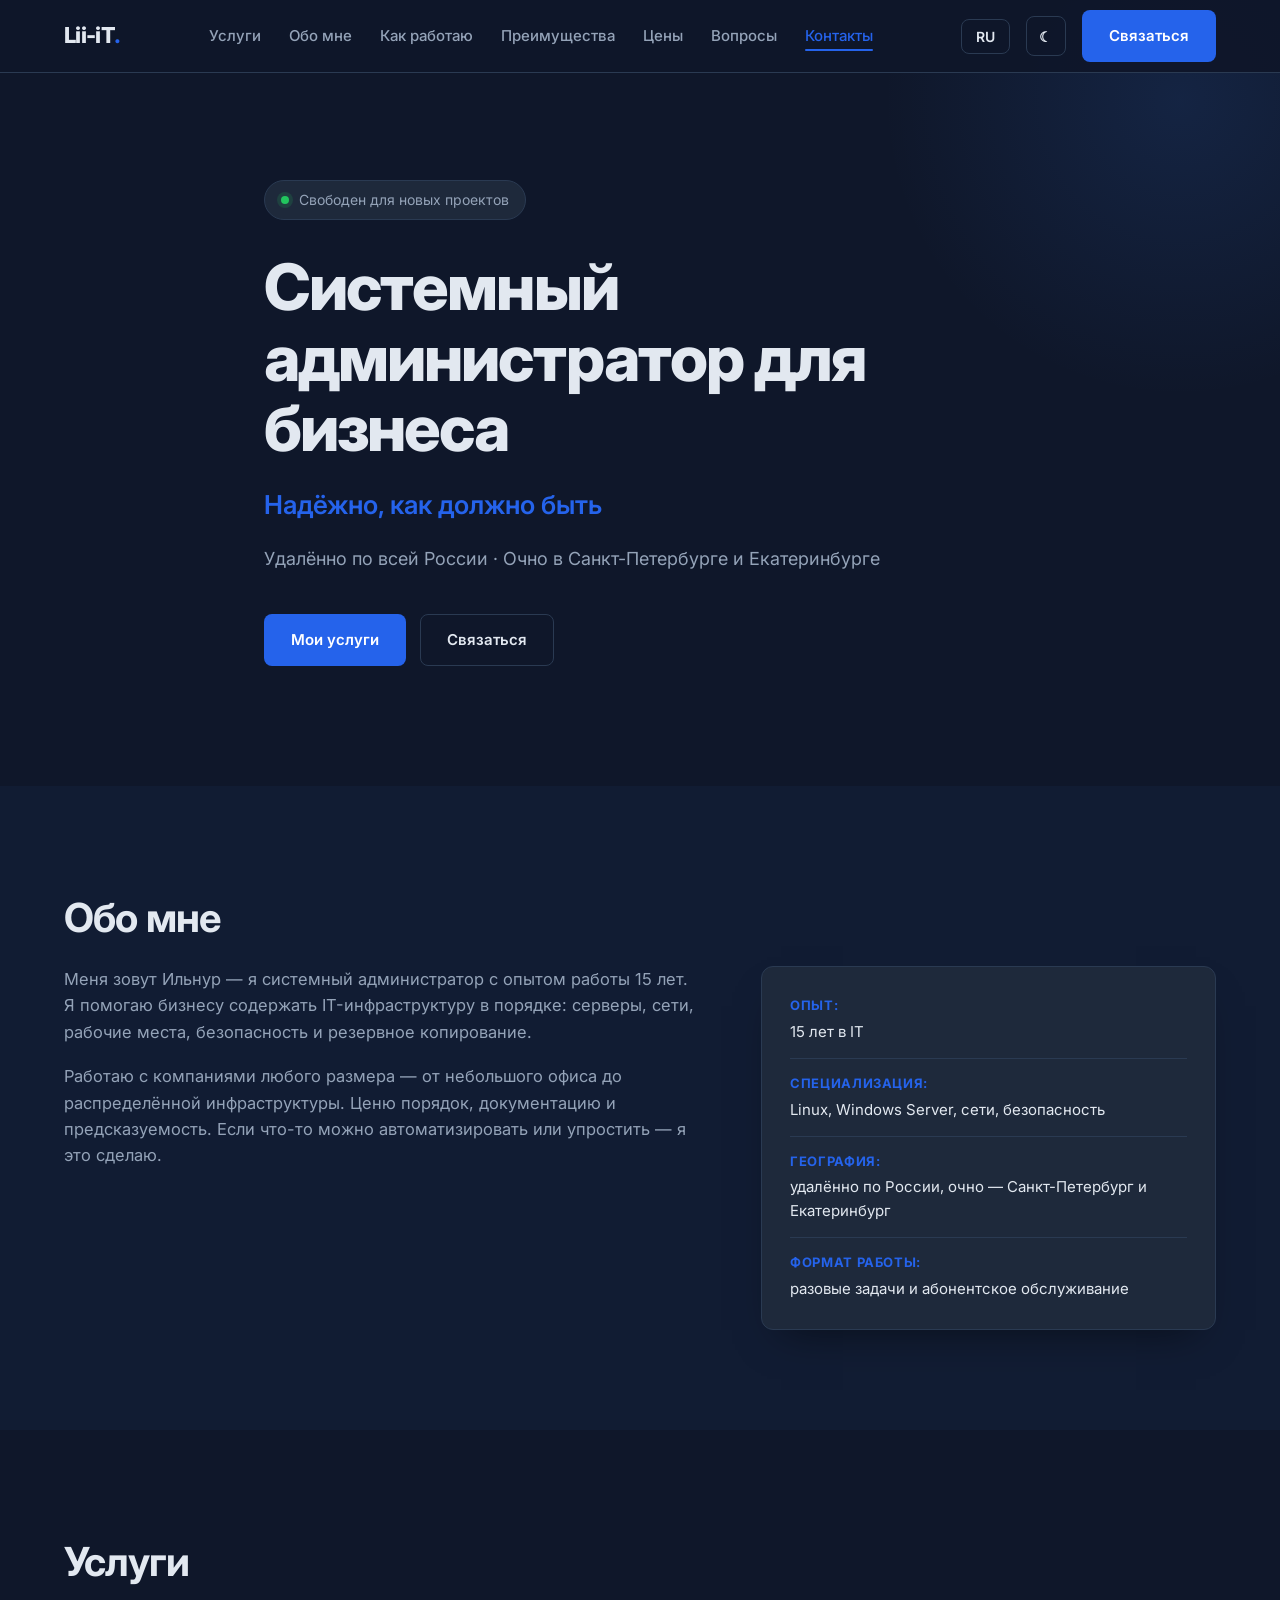
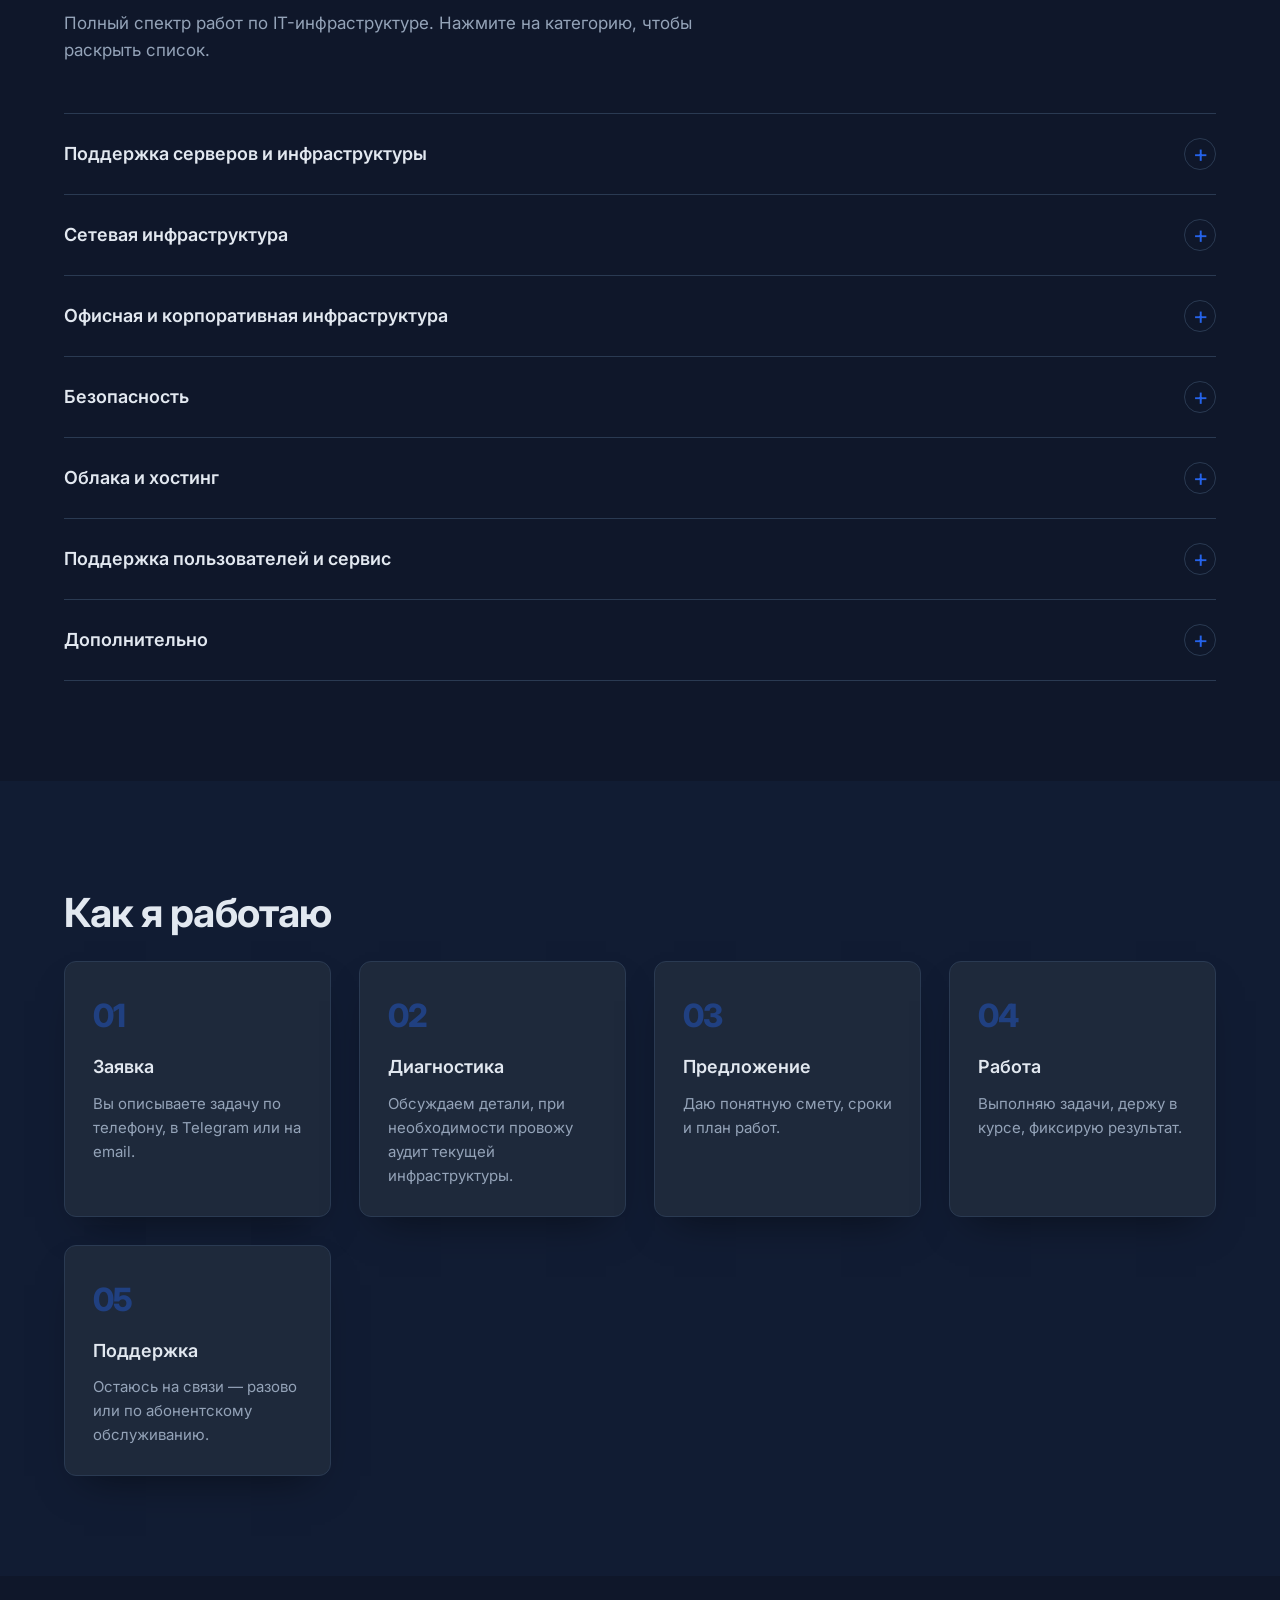
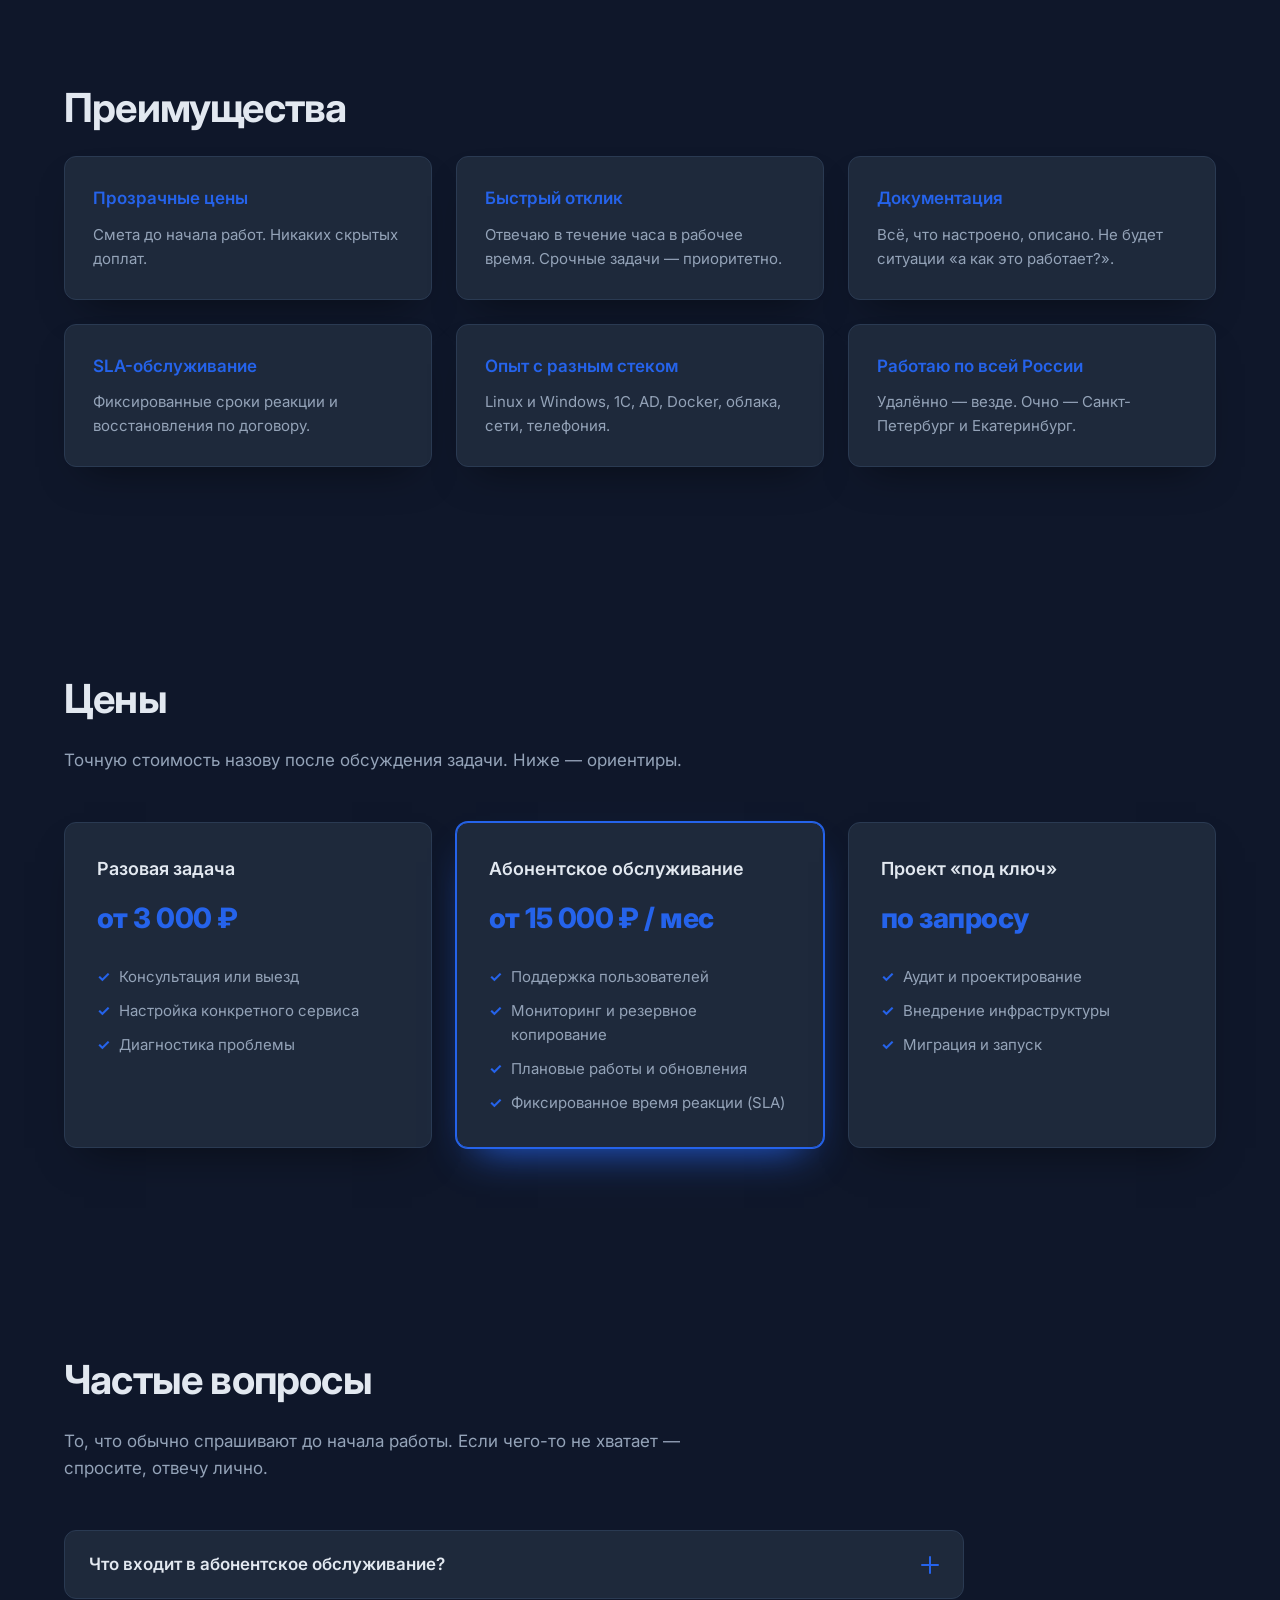
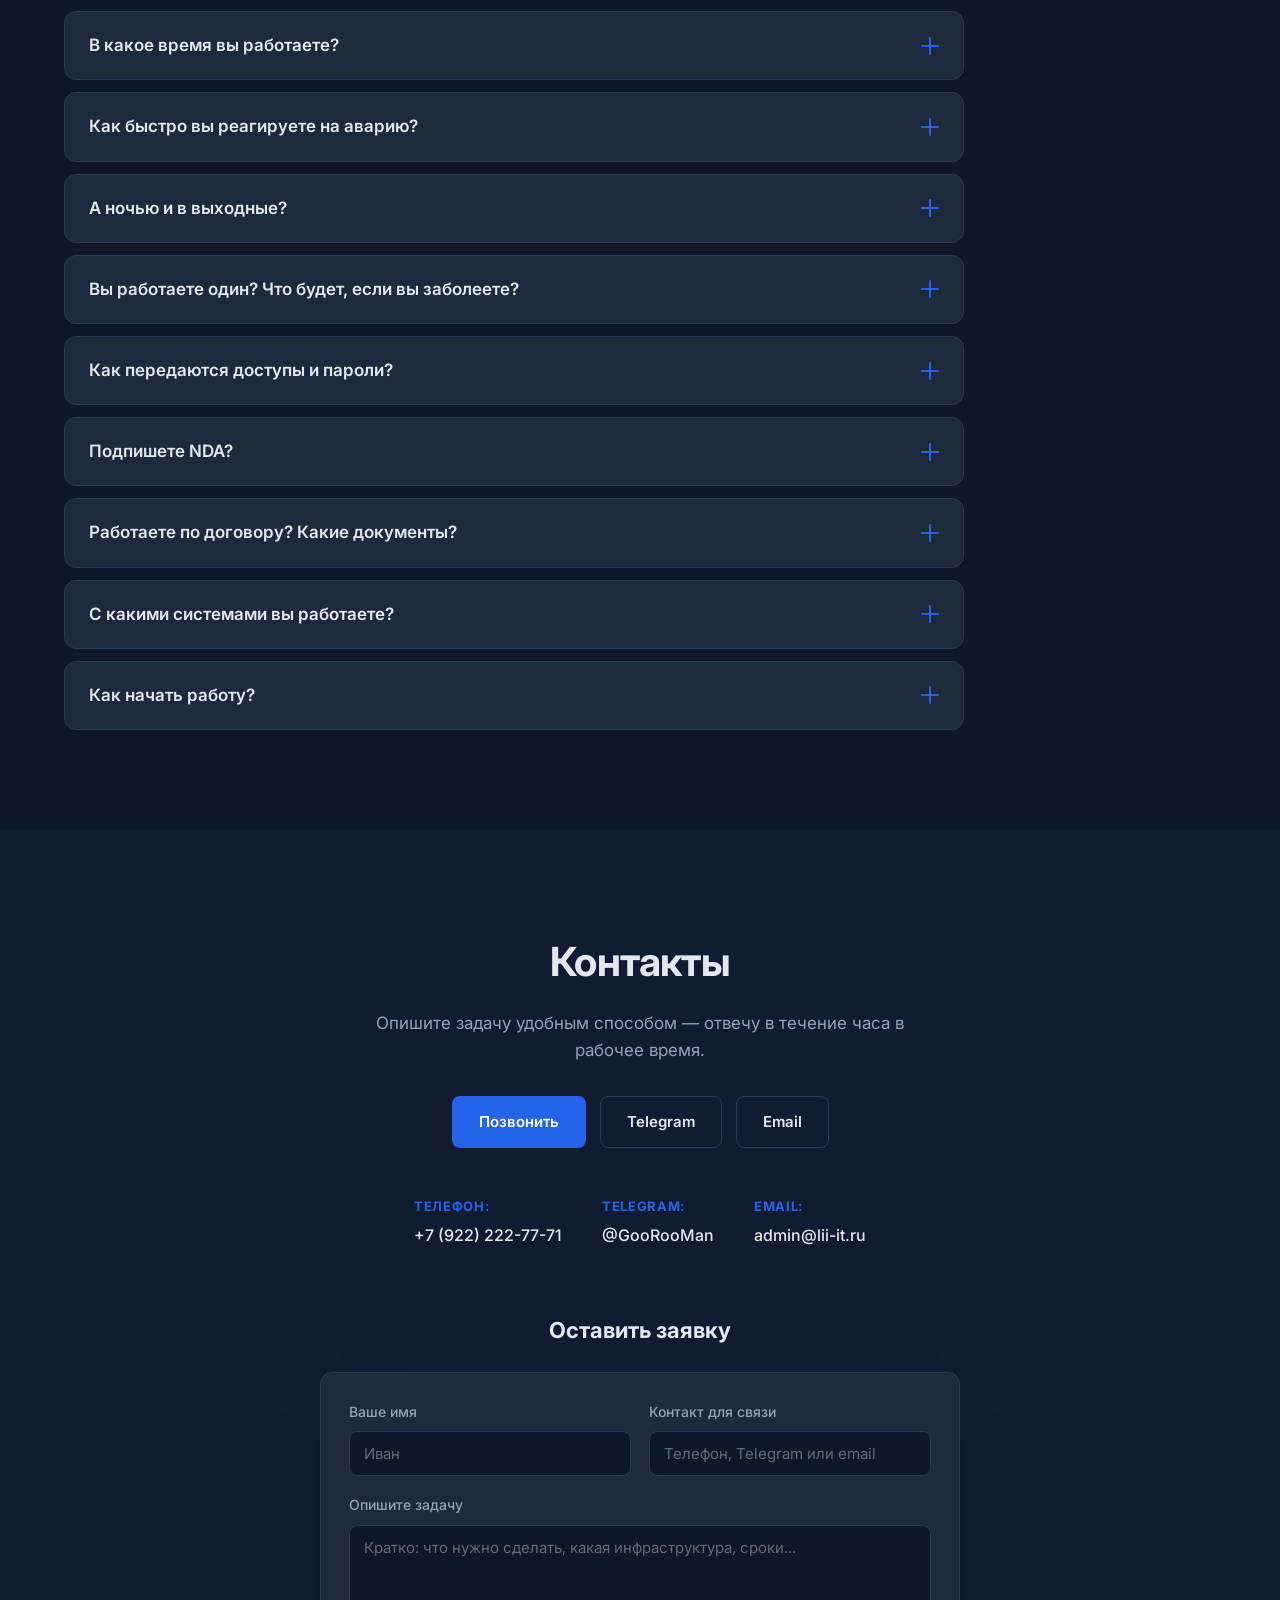
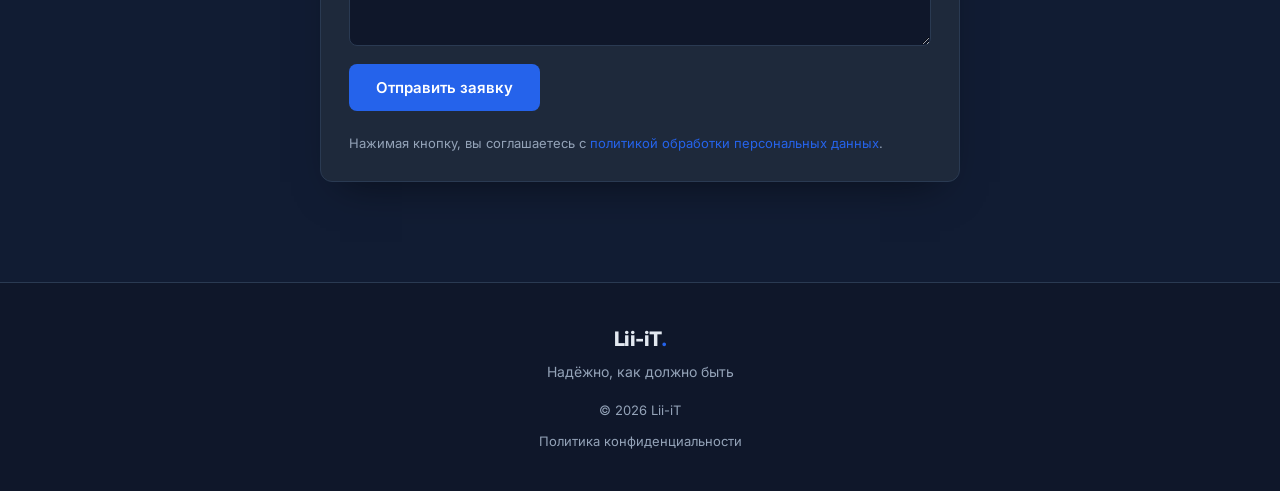
<file: index.html>
<!DOCTYPE html>
<html lang="ru">
<head>
    <meta charset="UTF-8">
    <meta name="viewport" content="width=device-width, initial-scale=1.0">
    <title>Lii-iT — Системный администратор | Надёжно, как должно быть</title>
    <link rel="icon" href="/favicon.ico" sizes="any">
    <link rel="icon" type="image/svg+xml" href="img/favicon.svg">
    <link rel="icon" type="image/png" sizes="32x32" href="/img/favicon-32.png">
    <link rel="apple-touch-icon" href="/img/apple-touch-icon.png">
    <meta name="description" content="Системный администратор для бизнеса. Удалённо по всей России, очно в Санкт-Петербурге и Екатеринбурге. Серверы, сети, безопасность, поддержка.">
    <link rel="canonical" href="https://lii-it.ru/">
    <meta name="theme-color" content="#0f172a" media="(prefers-color-scheme: dark)">
    <meta name="theme-color" content="#f1f5f9" media="(prefers-color-scheme: light)">
    <meta name="format-detection" content="telephone=no">

    <!-- Open Graph -->
    <meta property="og:type" content="website">
    <meta property="og:title" content="Lii-iT — Системный администратор для бизнеса">
    <meta property="og:description" content="Удалённо по всей России. Очно в Санкт-Петербурге и Екатеринбурге. Серверы, сети, безопасность, поддержка.">
    <meta property="og:image" content="https://lii-it.ru/img/og-image.png">
    <meta property="og:url" content="https://lii-it.ru/">
    <meta property="og:site_name" content="Lii-iT">
    <meta property="og:locale" content="ru_RU">
    <meta property="og:image:width" content="1200">
    <meta property="og:image:height" content="630">
    <meta property="og:image:alt" content="Lii-iT — системный администратор для бизнеса">

    <!-- Twitter Card -->
    <meta name="twitter:card" content="summary_large_image">
    <meta name="twitter:title" content="Lii-iT — Системный администратор для бизнеса">
    <meta name="twitter:description" content="Удалённо по всей России. Очно в Санкт-Петербурге и Екатеринбурге.">
    <meta name="twitter:image" content="https://lii-it.ru/img/og-image.png">

    <!-- Schema.org -->
    <script type="application/ld+json">
    {
      "@context": "https://schema.org",
      "@type": "ProfessionalService",
      "name": "Lii-iT",
      "description": "Системный администратор для бизнеса. Удалённо по всей России, очно в Санкт-Петербурге и Екатеринбурге.",
      "url": "https://lii-it.ru",
      "telephone": "+7-922-222-77-71",
      "email": "admin@lii-it.ru",
      "image": "https://lii-it.ru/img/og-image.png",
      "areaServed": [
        { "@type": "Country", "name": "Россия" },
        { "@type": "City", "name": "Санкт-Петербург" },
        { "@type": "City", "name": "Екатеринбург" }
      ],
      "serviceType": [
        "Системное администрирование",
        "Поддержка серверов",
        "Сетевая инфраструктура",
        "Информационная безопасность",
        "Абонентское обслуживание IT"
      ],
      "founder": {
        "@type": "Person",
        "name": "Ильнур"
      },
      "priceRange": "от 3 000 ₽"
    }
    </script>

    <script type="application/ld+json">
{
  "@context": "https://schema.org",
  "@type": "FAQPage",
  "mainEntity": [
    {
      "@type": "Question",
      "name": "Что входит в абонентское обслуживание?",
      "acceptedAnswer": {
        "@type": "Answer",
        "text": "Обработка заявок пользователей, мониторинг серверов и сервисов, резервное копирование с проверкой восстановления, обновления и плановые работы, консультации и ведение документации — всё, что относится к текущей работе инфраструктуры. Проектные задачи (миграции, внедрения, настройка нового оборудования) считаются отдельно, со сметой до начала работ."
      }
    },
    {
      "@type": "Question",
      "name": "В какое время вы работаете?",
      "acceptedAnswer": {
        "@type": "Answer",
        "text": "Стандартный рабочий день — понедельник–пятница, 8 часов. Я постоянно за компьютером и на телефоне: обычно отвечаю в течение 15 минут, гарантированный срок реакции по договору — один час. Если ситуация требует, остаюсь и после рабочего дня."
      }
    },
    {
      "@type": "Question",
      "name": "Как быстро вы реагируете на аварию?",
      "acceptedAnswer": {
        "@type": "Answer",
        "text": "Реакция — в течение часа в рабочее время, обычно быстрее. Восстановление зависит от причины: типовые сбои закрываются за один-четыре часа, сложные — по плану, срок которого я называю в тот же день. Если причина на стороне провайдера, вендора или облака, я беру коммуникацию с ними на себя."
      }
    },
    {
      "@type": "Question",
      "name": "А ночью и в выходные?",
      "acceptedAnswer": {
        "@type": "Answer",
        "text": "Круглосуточного дежурства нет — и я не делаю вид, что есть. Для аварий, которые останавливают бизнес, мы до начала работ договариваемся о канале связи и порядке эскалации: кому звонить, при каких условиях и что считается критичным."
      }
    },
    {
      "@type": "Question",
      "name": "Вы работаете один? Что будет, если вы заболеете?",
      "acceptedAnswer": {
        "@type": "Answer",
        "text": "Основную работу веду сам: удалённые задачи закрываю один. Для очных задач в Екатеринбурге работаю в паре с коллегой — он выезжает на место, когда нужны руки: заменить оборудование, проложить кабель, забрать сервер. Если в Екатеринбурге появляется клиент на абонентское обслуживание, обслуживаем его вдвоём. О плановом отсутствии предупреждаю заранее, а документация и доступы всегда остаются у вас — при необходимости инфраструктуру поднимет другой специалист по моим записям."
      }
    },
    {
      "@type": "Question",
      "name": "Как передаются доступы и пароли?",
      "acceptedAnswer": {
        "@type": "Answer",
        "text": "Вы заводите для меня отдельные учётные записи, а не даёте свой личный пароль. Пароли храню в менеджере паролей, не в файле на рабочем столе. Владелец доступов — вы: мои учётки можно отозвать в любой момент, и это ничего не сломает, потому что инфраструктура не завязана на мои личные аккаунты."
      }
    },
    {
      "@type": "Question",
      "name": "Подпишете NDA?",
      "acceptedAnswer": {
        "@type": "Answer",
        "text": "Да. Подпишу соглашение о конфиденциальности до того, как вы покажете схему сети — доступ к инфраструктуре это доступ к бизнесу."
      }
    },
    {
      "@type": "Question",
      "name": "Работаете по договору? Какие документы?",
      "acceptedAnswer": {
        "@type": "Answer",
        "text": "Да, по договору оказания услуг. Я самозанятый: после оплаты присылаю чек из приложения «Мой налог» — для бухгалтерии этого достаточно. Акт или счёт на оплату подготовлю, если они нужны."
      }
    },
    {
      "@type": "Question",
      "name": "С какими системами вы работаете?",
      "acceptedAnswer": {
        "@type": "Answer",
        "text": "Linux и Windows Server, Active Directory, серверы 1С, виртуализация (Proxmox, VMware, Hyper-V), Docker, сети (MikroTik, pfSense, VLAN, VPN), веб-серверы и СУБД, облака (Yandex Cloud, Selectel), IP-телефония. За то, чего не знаю, не берусь — скажу сразу, а не буду учиться за ваш счёт."
      }
    },
    {
      "@type": "Question",
      "name": "Как начать работу?",
      "acceptedAnswer": {
        "@type": "Answer",
        "text": "Заявка через форму, Telegram или телефон. Дальше короткий разговор: что за инфраструктура, что болит, какие сроки. При необходимости — аудит. Затем смета и план работ. Начинаю только после согласования."
      }
    }
  ]
}
    </script>

    <!-- Шрифт Inter -->
    <link rel="preconnect" href="https://fonts.googleapis.com">
    <link rel="preconnect" href="https://fonts.gstatic.com" crossorigin>
    <link href="https://fonts.googleapis.com/css2?family=Inter:wght@400;500;600;700;800&display=swap" rel="stylesheet">

    <link rel="stylesheet" href="css/style.css">

    <!-- Google Analytics 4 -->
    <script async src="https://www.googletagmanager.com/gtag/js?id=G-1JV9PR48VW"></script>
    <script>
      window.dataLayer = window.dataLayer || [];
      function gtag(){dataLayer.push(arguments);}
      gtag('js', new Date());
      gtag('config', 'G-1JV9PR48VW');
    </script>

    <!-- Yandex.Metrika counter -->
    <script type="text/javascript">
        (function(m,e,t,r,i,k,a){
            m[i]=m[i]||function(){(m[i].a=m[i].a||[]).push(arguments)};
            m[i].l=1*new Date();
            for (var j = 0; j < document.scripts.length; j++) {if (document.scripts[j].src === r) { return; }}
            k=e.createElement(t),a=e.getElementsByTagName(t)[0],k.async=1,k.src=r,a.parentNode.insertBefore(k,a)
        })(window, document,'script','https://mc.yandex.ru/metrika/tag.js?id=113155355', 'ym');

        ym(113155355, 'init', {ssr:true, webvisor:true, clickmap:true, ecommerce:"dataLayer", referrer: document.referrer, url: location.href, accurateTrackBounce:true, trackLinks:true});
    </script>
    <noscript><div><img src="https://mc.yandex.ru/watch/113155355" style="position:absolute; left:-9999px;" alt="" /></div></noscript>
    <!-- /Yandex.Metrika counter -->
</head>
<body>

    <!-- ============================================
         1. HEADER
    ============================================= -->
    <header class="header">
        <div class="container header__inner">
            <a href="#" class="logo">
                <span class="logo__text">Lii-iT</span>
            </a>

            <nav class="nav" id="nav">
                <ul class="nav__list">
                    <li><a href="#services" data-ru="Услуги" data-en="Services">Услуги</a></li>
                    <li><a href="#about" data-ru="Обо мне" data-en="About">Обо мне</a></li>
                    <li><a href="#process" data-ru="Как работаю" data-en="Process">Как работаю</a></li>
                    <li><a href="#benefits" data-ru="Преимущества" data-en="Benefits">Преимущества</a></li>
                    <li><a href="#pricing" data-ru="Цены" data-en="Pricing">Цены</a></li>
                    <li><a href="#faq" data-ru="Вопросы" data-en="FAQ">Вопросы</a></li>
                    <li><a href="#contacts" data-ru="Контакты" data-en="Contacts">Контакты</a></li>
                </ul>
            </nav>

            <div class="header__actions">
                <button class="lang-switch" id="langSwitch" type="button" title="Сменить язык" aria-label="Сменить язык: русский / английский">
                    <span class="lang-switch__current">RU</span>
                </button>
                <button class="theme-switch" id="themeSwitch" type="button" title="Сменить тему" aria-label="Переключить тему" aria-pressed="false">A</button>
                <a href="#contacts" class="btn btn--primary" data-ru="Связаться" data-en="Contact me">Связаться</a>
                <button class="burger" id="burger" type="button" aria-label="Меню">
                    <span></span>
                    <span></span>
                    <span></span>
                </button>
            </div>
        </div>
    </header>

    <!-- ============================================
         2. HERO
    ============================================= -->
<main>
    <section class="hero">
        <div class="container hero__inner">
            <div class="hero__status">
                <span class="status-dot"></span>
                <span data-ru="Свободен для новых проектов" data-en="Available for new projects">Свободен для новых проектов</span>
            </div>

            <h1 class="hero__title"
                data-ru="Системный администратор для бизнеса"
                data-en="Systems Administrator for Business">
                Системный администратор для бизнеса
            </h1>

            <p class="hero__slogan"
               data-ru="Надёжно, как должно быть"
               data-en="Reliable, as it should be">
                Надёжно, как должно быть
            </p>

            <p class="hero__subtitle"
               data-ru="Удалённо по всей России · Очно в Санкт-Петербурге и Екатеринбурге"
               data-en="Remote across Russia · On-site in Saint Petersburg and Yekaterinburg">
                Удалённо по всей России · Очно в Санкт-Петербурге и Екатеринбурге
            </p>

            <div class="hero__buttons">
                <a href="#services" class="btn btn--primary" data-ru="Мои услуги" data-en="My services">Мои услуги</a>
                <a href="#contacts" class="btn btn--outline" data-ru="Связаться" data-en="Contact me">Связаться</a>
            </div>
        </div>
    </section>

    <!-- ============================================
         3. ОБО МНЕ
    ============================================= -->
    <section class="about" id="about">
        <div class="container">
            <h2 class="section-title" data-ru="Обо мне" data-en="About me">Обо мне</h2>

            <div class="about__content">
                <div class="about__text">
                    <p data-ru="Меня зовут Ильнур — я системный администратор с опытом работы 15 лет. Я помогаю бизнесу содержать IT-инфраструктуру в порядке: серверы, сети, рабочие места, безопасность и резервное копирование."
                       data-en="My name is Ilnur — I am a systems administrator with 15 years of experience. I help businesses keep their IT infrastructure in order: servers, networks, workstations, security and backups.">
                        Меня зовут Ильнур — я системный администратор с опытом работы 15 лет. Я помогаю бизнесу содержать IT-инфраструктуру в порядке: серверы, сети, рабочие места, безопасность и резервное копирование.
                    </p>
                    <p data-ru="Работаю с компаниями любого размера — от небольшого офиса до распределённой инфраструктуры. Ценю порядок, документацию и предсказуемость. Если что-то можно автоматизировать или упростить — я это сделаю."
                       data-en="I work with companies of any size — from a small office to distributed infrastructure. I value order, documentation and predictability. If something can be automated or simplified — I will do it.">
                        Работаю с компаниями любого размера — от небольшого офиса до распределённой инфраструктуры. Ценю порядок, документацию и предсказуемость. Если что-то можно автоматизировать или упростить — я это сделаю.
                    </p>
                </div>

                <ul class="about__facts">
                    <li>
                        <strong data-ru="Опыт:" data-en="Experience:">Опыт:</strong>
                        <span data-ru="15 лет в IT" data-en="15 years in IT">15 лет в IT</span>
                    </li>
                    <li>
                        <strong data-ru="Специализация:" data-en="Specialization:">Специализация:</strong>
                        <span data-ru="Linux, Windows Server, сети, безопасность" data-en="Linux, Windows Server, networks, security">Linux, Windows Server, сети, безопасность</span>
                    </li>
                    <li>
                        <strong data-ru="География:" data-en="Geography:">География:</strong>
                        <span data-ru="удалённо по России, очно — Санкт-Петербург и Екатеринбург" data-en="remote across Russia, on-site — SPb and EKB">удалённо по России, очно — СПб и ЕКБ</span>
                    </li>
                    <li>
                        <strong data-ru="Формат работы:" data-en="Work format:">Формат работы:</strong>
                        <span data-ru="разовые задачи и абонентское обслуживание" data-en="one-time tasks and retainer support">разовые задачи и абонентское обслуживание</span>
                    </li>
                </ul>
            </div>
        </div>
    </section>
</main>
    <!-- ============================================
         4. УСЛУГИ (аккордеон)
    ============================================= -->
    <section class="services" id="services">
        <div class="container">
            <h2 class="section-title" data-ru="Услуги" data-en="Services">Услуги</h2>
            <p class="section-subtitle"
               data-ru="Полный спектр работ по IT-инфраструктуре. Нажмите на категорию, чтобы раскрыть список."
               data-en="Full range of IT infrastructure services. Click a category to expand.">
                Полный спектр работ по IT-инфраструктуре. Нажмите на категорию, чтобы раскрыть список.
            </p>

            <div class="accordion">

                <div class="accordion__item">
                    <button class="accordion__header" type="button" aria-expanded="false" aria-controls="acc-panel-1" id="acc-btn-1">
                        <span data-ru="Поддержка серверов и инфраструктуры" data-en="Server & Infrastructure Support">Поддержка серверов и инфраструктуры</span>
                        <span class="accordion__icon">+</span>
                    </button>
                    <div class="accordion__body" id="acc-panel-1" role="region" aria-labelledby="acc-btn-1">
                        <ul>
                            <li data-ru="Установка и настройка Windows Server / Linux (Ubuntu, Debian, CentOS)" data-en="Installation and configuration of Windows Server / Linux (Ubuntu, Debian, CentOS)">Установка и настройка Windows Server / Linux (Ubuntu, Debian, CentOS)</li>
                            <li data-ru="Настройка ролей: AD, DNS, DHCP, файловые серверы, RDS" data-en="Role configuration: AD, DNS, DHCP, file servers, RDS">Настройка ролей: AD, DNS, DHCP, файловые серверы, RDS</li>
                            <li data-ru="Настройка веб-серверов: Nginx, Apache, IIS" data-en="Web server setup: Nginx, Apache, IIS">Настройка веб-серверов: Nginx, Apache, IIS</li>
                            <li data-ru="Настройка СУБД: MySQL/MariaDB, PostgreSQL, MS SQL" data-en="Database setup: MySQL/MariaDB, PostgreSQL, MS SQL">Настройка СУБД: MySQL/MariaDB, PostgreSQL, MS SQL</li>
                            <li data-ru="Виртуализация: VMware, Proxmox, Hyper-V, KVM" data-en="Virtualization: VMware, Proxmox, Hyper-V, KVM">Виртуализация: VMware, Proxmox, Hyper-V, KVM</li>
                            <li data-ru="Контейнеризация: Docker, Docker Compose, базово Kubernetes" data-en="Containerization: Docker, Docker Compose, basic Kubernetes">Контейнеризация: Docker, Docker Compose, базово Kubernetes</li>
                            <li data-ru="Микросервисы и оркестрация" data-en="Microservices and orchestration">Микросервисы и оркестрация</li>
                            <li data-ru="Резервное копирование серверов и данных (Veeam, rsync, bacula)" data-en="Server and data backup (Veeam, rsync, bacula)">Резервное копирование серверов и данных (Veeam, rsync, bacula)</li>
                            <li data-ru="Мониторинг серверов (Zabbix, Prometheus, Grafana, Nagios)" data-en="Server monitoring (Zabbix, Prometheus, Grafana, Nagios)">Мониторинг серверов (Zabbix, Prometheus, Grafana, Nagios)</li>
                        </ul>
                    </div>
                </div>

                <div class="accordion__item">
                    <button class="accordion__header" type="button" aria-expanded="false" aria-controls="acc-panel-2" id="acc-btn-2">
                        <span data-ru="Сетевая инфраструктура" data-en="Network Infrastructure">Сетевая инфраструктура</span>
                        <span class="accordion__icon">+</span>
                    </button>
                    <div class="accordion__body" id="acc-panel-2" role="region" aria-labelledby="acc-btn-2">
                        <ul>
                            <li data-ru="Настройка маршрутизаторов, коммутаторов, VLAN" data-en="Configuration of routers, switches, VLANs">Настройка маршрутизаторов, коммутаторов, VLAN</li>
                            <li data-ru="Настройка VPN: OpenVPN, WireGuard, IPsec" data-en="VPN setup: OpenVPN, WireGuard, IPsec">Настройка VPN: OpenVPN, WireGuard, IPsec</li>
                            <li data-ru="Настройка firewall: iptables, nftables, pfSense, MikroTik" data-en="Firewall setup: iptables, nftables, pfSense, MikroTik">Настройка firewall: iptables, nftables, pfSense, MikroTik</li>
                            <li data-ru="Прокси-серверы и балансировка нагрузки" data-en="Proxy servers and load balancing">Прокси-серверы и балансировка нагрузки</li>
                            <li data-ru="Wi-Fi сети: настройка точек доступа, контроллеров" data-en="Wi-Fi networks: access points and controllers setup">Wi-Fi сети: настройка точек доступа, контроллеров</li>
                            <li data-ru="Диагностика сетевых проблем" data-en="Network troubleshooting">Диагностика сетевых проблем</li>
                        </ul>
                    </div>
                </div>

                <div class="accordion__item">
                    <button class="accordion__header" type="button" aria-expanded="false" aria-controls="acc-panel-3" id="acc-btn-3">
                        <span data-ru="Офисная и корпоративная инфраструктура" data-en="Office & Corporate Infrastructure">Офисная и корпоративная инфраструктура</span>
                        <span class="accordion__icon">+</span>
                    </button>
                    <div class="accordion__body" id="acc-panel-3" role="region" aria-labelledby="acc-btn-3">
                        <ul>
                            <li data-ru="Настройка рабочих мест (Windows, macOS, Linux)" data-en="Workstation setup (Windows, macOS, Linux)">Настройка рабочих мест (Windows, macOS, Linux)</li>
                            <li data-ru="Настройка Active Directory, групповые политики" data-en="Active Directory and Group Policy setup">Настройка Active Directory, групповые политики</li>
                            <li data-ru="Файловые хранилища (NAS, Samba, Nextcloud)" data-en="File storages (NAS, Samba, Nextcloud)">Файловые хранилища (NAS, Samba, Nextcloud)</li>
                            <li data-ru="Почтовые серверы (Exchange, Postfix, Mailcow)" data-en="Mail servers (Exchange, Postfix, Mailcow)">Почтовые серверы (Exchange, Postfix, Mailcow)</li>
                            <li data-ru="Корпоративные мессенджеры и совместная работа" data-en="Corporate messengers and collaboration tools">Корпоративные мессенджеры и совместная работа</li>
                            <li data-ru="Принт-серверы, сканеры, периферия" data-en="Print servers, scanners, peripherals">Принт-серверы, сканеры, периферия</li>
                            <li data-ru="1С-серверы и сопровождение" data-en="1C servers and support">1С-серверы и сопровождение</li>
                        </ul>
                    </div>
                </div>

                <div class="accordion__item">
                    <button class="accordion__header" type="button" aria-expanded="false" aria-controls="acc-panel-4" id="acc-btn-4">
                        <span data-ru="Безопасность" data-en="Security">Безопасность</span>
                        <span class="accordion__icon">+</span>
                    </button>
                    <div class="accordion__body" id="acc-panel-4" role="region" aria-labelledby="acc-btn-4">
                        <ul>
                            <li data-ru="Настройка антивирусной защиты" data-en="Antivirus protection setup">Настройка антивирусной защиты</li>
                            <li data-ru="Аудит безопасности и закрытие уязвимостей" data-en="Security audit and vulnerability remediation">Аудит безопасности и закрытие уязвимостей</li>
                            <li data-ru="Настройка прав доступа и политик" data-en="Access rights and policy configuration">Настройка прав доступа и политик</li>
                            <li data-ru="Шифрование данных и каналов связи" data-en="Data and communication channel encryption">Шифрование данных и каналов связи</li>
                            <li data-ru="Защита от DDoS, fail2ban, базовая IDS/IPS" data-en="DDoS protection, fail2ban, basic IDS/IPS">Защита от DDoS, fail2ban, базовая IDS/IPS</li>
                            <li data-ru="Резервное копирование с проверкой восстановления" data-en="Backup with recovery verification">Резервное копирование с проверкой восстановления</li>
                            <li data-ru="Соответствие требованиям (152-ФЗ и т.п.)" data-en="Compliance (152-FZ, etc.)">Соответствие требованиям (152-ФЗ и т.п.)</li>
                        </ul>
                    </div>
                </div>

                <div class="accordion__item">
                    <button class="accordion__header" type="button" aria-expanded="false" aria-controls="acc-panel-5" id="acc-btn-5">
                        <span data-ru="Облака и хостинг" data-en="Cloud & Hosting">Облака и хостинг</span>
                        <span class="accordion__icon">+</span>
                    </button>
                    <div class="accordion__body" id="acc-panel-5" role="region" aria-labelledby="acc-btn-5">
                        <ul>
                            <li data-ru="Развёртывание и сопровождение VPS/VDS" data-en="VPS/VDS deployment and maintenance">Развёртывание и сопровождение VPS/VDS</li>
                            <li data-ru="Настройка облачных сервисов (Yandex Cloud, Selectel, AWS и т.п.)" data-en="Cloud services setup (Yandex Cloud, Selectel, AWS, etc.)">Настройка облачных сервисов (Yandex Cloud, Selectel, AWS и т.п.)</li>
                            <li data-ru="Миграция инфраструктуры в облако и обратно" data-en="Infrastructure migration to/from cloud">Миграция инфраструктуры в облако и обратно</li>
                            <li data-ru="Домены, DNS, SSL-сертификаты (Let's Encrypt)" data-en="Domains, DNS, SSL certificates (Let's Encrypt)">Домены, DNS, SSL-сертификаты (Let's Encrypt)</li>
                            <li data-ru="Панели управления: ISPmanager, Plesk, cPanel" data-en="Control panels: ISPmanager, Plesk, cPanel">Панели управления: ISPmanager, Plesk, cPanel</li>
                        </ul>
                    </div>
                </div>

                <div class="accordion__item">
                    <button class="accordion__header" type="button" aria-expanded="false" aria-controls="acc-panel-6" id="acc-btn-6">
                        <span data-ru="Поддержка пользователей и сервис" data-en="User Support & Service">Поддержка пользователей и сервис</span>
                        <span class="accordion__icon">+</span>
                    </button>
                    <div class="accordion__body" id="acc-panel-6" role="region" aria-labelledby="acc-btn-6">
                        <ul>
                            <li data-ru="Удалённая и выездная поддержка" data-en="Remote and on-site support">Удалённая и выездная поддержка</li>
                            <li data-ru="Helpdesk / техподдержка пользователей" data-en="Helpdesk / user technical support">Helpdesk / техподдержка пользователей</li>
                            <li data-ru="Консультации по IT-инфраструктуре" data-en="IT infrastructure consulting">Консультации по IT-инфраструктуре</li>
                            <li data-ru="Обучение сотрудников базовой безопасности" data-en="Employee basic security training">Обучение сотрудников базовой безопасности</li>
                            <li data-ru="Ведение документации и инструкций" data-en="Documentation and instructions maintenance">Ведение документации и инструкций</li>
                            <li data-ru="SLA-обслуживание (абонентское)" data-en="SLA-based retainer support">SLA-обслуживание (абонентское)</li>
                        </ul>
                    </div>
                </div>

                <div class="accordion__item">
                    <button class="accordion__header" type="button" aria-expanded="false" aria-controls="acc-panel-7" id="acc-btn-7">
                        <span data-ru="Дополнительно" data-en="Additional Services">Дополнительно</span>
                        <span class="accordion__icon">+</span>
                    </button>
                    <div class="accordion__body" id="acc-panel-7" role="region" aria-labelledby="acc-btn-7">
                        <ul>
                            <li data-ru="Настройка IP-телефонии (Asterisk, FreePBX)" data-en="IP telephony setup (Asterisk, FreePBX)">Настройка IP-телефонии (Asterisk, FreePBX)</li>
                            <li data-ru="Настройка видеонаблюдения" data-en="Video surveillance setup">Настройка видеонаблюдения</li>
                            <li data-ru="Восстановление данных после сбоев" data-en="Data recovery after failures">Восстановление данных после сбоев</li>
                            <li data-ru="Аудит и оптимизация существующей инфраструктуры" data-en="Audit and optimization of existing infrastructure">Аудит и оптимизация существующей инфраструктуры</li>
                            <li data-ru="Разовый выезд / разовая консультация" data-en="One-time visit / consultation">Разовый выезд / разовая консультация</li>
                            <li data-ru="Аутсорсинг IT-отдела «под ключ»" data-en="Turnkey IT department outsourcing">Аутсорсинг IT-отдела «под ключ»</li>
                        </ul>
                    </div>
                </div>

            </div>
        </div>
    </section>

    <!-- ============================================
         5. КАК Я РАБОТАЮ
    ============================================= -->
    <section class="process" id="process">
        <div class="container">
            <h2 class="section-title" data-ru="Как я работаю" data-en="How I work">Как я работаю</h2>

            <ol class="process__steps">
                <li class="process__step">
                    <span class="process__number">01</span>
                    <h3 data-ru="Заявка" data-en="Request">Заявка</h3>
                    <p data-ru="Вы описываете задачу по телефону, в Telegram или на email." data-en="You describe the task via phone, Telegram or email.">Вы описываете задачу по телефону, в Telegram или на email.</p>
                </li>
                <li class="process__step">
                    <span class="process__number">02</span>
                    <h3 data-ru="Диагностика" data-en="Diagnostics">Диагностика</h3>
                    <p data-ru="Обсуждаем детали, при необходимости провожу аудит текущей инфраструктуры." data-en="We discuss details; if needed, I audit the current infrastructure.">Обсуждаем детали, при необходимости провожу аудит текущей инфраструктуры.</p>
                </li>
                <li class="process__step">
                    <span class="process__number">03</span>
                    <h3 data-ru="Предложение" data-en="Proposal">Предложение</h3>
                    <p data-ru="Даю понятную смету, сроки и план работ." data-en="I provide a clear estimate, timeline and work plan.">Даю понятную смету, сроки и план работ.</p>
                </li>
                <li class="process__step">
                    <span class="process__number">04</span>
                    <h3 data-ru="Работа" data-en="Work">Работа</h3>
                    <p data-ru="Выполняю задачи, держу в курсе, фиксирую результат." data-en="I perform the tasks, keep you updated, document the result.">Выполняю задачи, держу в курсе, фиксирую результат.</p>
                </li>
                <li class="process__step">
                    <span class="process__number">05</span>
                    <h3 data-ru="Поддержка" data-en="Support">Поддержка</h3>
                    <p data-ru="Остаюсь на связи — разово или по абонентскому обслуживанию." data-en="I stay in touch — one-time or via retainer support.">Остаюсь на связи — разово или по абонентскому обслуживанию.</p>
                </li>
            </ol>
        </div>
    </section>

    <!-- ============================================
         6. ПРЕИМУЩЕСТВА
    ============================================= -->
    <section class="benefits" id="benefits">
        <div class="container">
            <h2 class="section-title" data-ru="Преимущества" data-en="Benefits">Преимущества</h2>

            <div class="benefits__grid">
                <div class="benefit">
                    <h3 data-ru="Прозрачные цены" data-en="Transparent pricing">Прозрачные цены</h3>
                    <p data-ru="Смета до начала работ. Никаких скрытых доплат." data-en="Estimate before work starts. No hidden fees.">Смета до начала работ. Никаких скрытых доплат.</p>
                </div>
                <div class="benefit">
                    <h3 data-ru="Быстрый отклик" data-en="Fast response">Быстрый отклик</h3>
                    <p data-ru="Отвечаю в течение часа в рабочее время. Срочные задачи — приоритетно." data-en="I respond within an hour during business hours. Urgent tasks — prioritized.">Отвечаю в течение часа в рабочее время. Срочные задачи — приоритетно.</p>
                </div>
                <div class="benefit">
                    <h3 data-ru="Документация" data-en="Documentation">Документация</h3>
                    <p data-ru="Всё, что настроено, описано. Не будет ситуации «а как это работает?»." data-en="Everything configured is documented. No more “how does this work?”.">Всё, что настроено, описано. Не будет ситуации «а как это работает?».</p>
                </div>
                <div class="benefit">
                    <h3 data-ru="SLA-обслуживание" data-en="SLA-based support">SLA-обслуживание</h3>
                    <p data-ru="Фиксированные сроки реакции и восстановления по договору." data-en="Fixed response and recovery times under contract.">Фиксированные сроки реакции и восстановления по договору.</p>
                </div>
                <div class="benefit">
                    <h3 data-ru="Опыт с разным стеком" data-en="Experience with diverse stack">Опыт с разным стеком</h3>
                    <p data-ru="Linux и Windows, 1С, AD, Docker, облака, сети, телефония." data-en="Linux and Windows, 1C, AD, Docker, clouds, networks, telephony.">Linux и Windows, 1С, AD, Docker, облака, сети, телефония.</p>
                </div>
                <div class="benefit">
                    <h3 data-ru="Работаю по всей России" data-en="Serving all of Russia">Работаю по всей России</h3>
                    <p data-ru="Удалённо — везде. Очно — Санкт-Петербург и Екатеринбург." data-en="Remote — anywhere. On-site — Saint Petersburg and Yekaterinburg.">Удалённо — везде. Очно — Санкт-Петербург и Екатеринбург.</p>
                </div>
            </div>
        </div>
    </section>

    <!-- ============================================
         7. ЦЕНЫ
    ============================================= -->
    <section class="pricing" id="pricing">
        <div class="container">
            <h2 class="section-title" data-ru="Цены" data-en="Pricing">Цены</h2>
            <p class="section-subtitle"
               data-ru="Точную стоимость назову после обсуждения задачи. Ниже — ориентиры."
               data-en="Exact price after we discuss the task. Below are rough guidelines.">
                Точную стоимость назову после обсуждения задачи. Ниже — ориентиры.
            </p>

            <div class="pricing__grid">
                <div class="price-card">
                    <h3 data-ru="Разовая задача" data-en="One-time task">Разовая задача</h3>
                    <p class="price-card__price" data-ru="от 3 000 ₽" data-en="from 3 000 RUB">от 3 000 ₽</p>
                    <ul>
                        <li data-ru="Консультация или выезд" data-en="Consultation or on-site visit">Консультация или выезд</li>
                        <li data-ru="Настройка конкретного сервиса" data-en="Specific service configuration">Настройка конкретного сервиса</li>
                        <li data-ru="Диагностика проблемы" data-en="Problem diagnostics">Диагностика проблемы</li>
                    </ul>
                </div>
                <div class="price-card price-card--featured">
                    <h3 data-ru="Абонентское обслуживание" data-en="Retainer support">Абонентское обслуживание</h3>
                    <p class="price-card__price" data-ru="от 15 000 ₽ / мес" data-en="from 15 000 RUB / mo">от 15 000 ₽ / мес</p>
                    <ul>
                        <li data-ru="Поддержка пользователей" data-en="User support">Поддержка пользователей</li>
                        <li data-ru="Мониторинг и резервное копирование" data-en="Monitoring and backups">Мониторинг и резервное копирование</li>
                        <li data-ru="Плановые работы и обновления" data-en="Scheduled maintenance and updates">Плановые работы и обновления</li>
                        <li data-ru="Фиксированное время реакции (SLA)" data-en="Fixed response time (SLA)">Фиксированное время реакции (SLA)</li>
                    </ul>
                </div>
                <div class="price-card">
                    <h3 data-ru="Проект «под ключ»" data-en="Turnkey project">Проект «под ключ»</h3>
                    <p class="price-card__price" data-ru="по запросу" data-en="on request">по запросу</p>
                    <ul>
                        <li data-ru="Аудит и проектирование" data-en="Audit and design">Аудит и проектирование</li>
                        <li data-ru="Внедрение инфраструктуры" data-en="Infrastructure deployment">Внедрение инфраструктуры</li>
                        <li data-ru="Миграция и запуск" data-en="Migration and launch">Миграция и запуск</li>
                    </ul>
                </div>
            </div>
        </div>
    </section>

    <!-- ============================================
         8. FAQ
    ============================================= -->
    <section class="faq" id="faq">
        <div class="container">
            <h2 class="section-title" data-ru="Частые вопросы" data-en="Frequently asked questions">Частые вопросы</h2>
            <p class="section-subtitle"
               data-ru="То, что обычно спрашивают до начала работы. Если чего-то не хватает — спросите, отвечу лично."
               data-en="What companies usually ask before we start. If your question is not here, just ask.">
                То, что обычно спрашивают до начала работы. Если чего-то не хватает — спросите, отвечу лично.
            </p>

            <div class="faq__list">
                <details class="faq__item">
                    <summary class="faq__question">
                        <span data-ru="Что входит в абонентское обслуживание?" data-en="What is included in the monthly retainer?">Что входит в абонентское обслуживание?</span>
                        <span class="faq__icon" aria-hidden="true"></span>
                    </summary>
                    <div class="faq__answer">
                        <p data-ru="Обработка заявок пользователей, мониторинг серверов и сервисов, резервное копирование с проверкой восстановления, обновления и плановые работы, консультации и ведение документации — всё, что относится к текущей работе инфраструктуры. Проектные задачи (миграции, внедрения, настройка нового оборудования) считаются отдельно, со сметой до начала работ." data-en="User requests, server and service monitoring, backups with restore testing, updates and scheduled maintenance, consultations and documentation — everything related to day-to-day operation. Project work (migrations, rollouts, new hardware setup) is quoted separately before any work starts.">Обработка заявок пользователей, мониторинг серверов и сервисов, резервное копирование с проверкой восстановления, обновления и плановые работы, консультации и ведение документации — всё, что относится к текущей работе инфраструктуры. Проектные задачи (миграции, внедрения, настройка нового оборудования) считаются отдельно, со сметой до начала работ.</p>
                    </div>
                </details>
                <details class="faq__item">
                    <summary class="faq__question">
                        <span data-ru="В какое время вы работаете?" data-en="What are your working hours?">В какое время вы работаете?</span>
                        <span class="faq__icon" aria-hidden="true"></span>
                    </summary>
                    <div class="faq__answer">
                        <p data-ru="Стандартный рабочий день — понедельник–пятница, 8 часов. Я постоянно за компьютером и на телефоне: обычно отвечаю в течение 15 минут, гарантированный срок реакции по договору — один час. Если ситуация требует, остаюсь и после рабочего дня." data-en="Monday to Friday, standard eight-hour day. I am at the computer and reachable by phone: usually I reply within 15 minutes, and the contracted response time is one hour. If the situation requires it, I stay on after hours.">Стандартный рабочий день — понедельник–пятница, 8 часов. Я постоянно за компьютером и на телефоне: обычно отвечаю в течение 15 минут, гарантированный срок реакции по договору — один час. Если ситуация требует, остаюсь и после рабочего дня.</p>
                    </div>
                </details>
                <details class="faq__item">
                    <summary class="faq__question">
                        <span data-ru="Как быстро вы реагируете на аварию?" data-en="How fast do you react to an incident?">Как быстро вы реагируете на аварию?</span>
                        <span class="faq__icon" aria-hidden="true"></span>
                    </summary>
                    <div class="faq__answer">
                        <p data-ru="Реакция — в течение часа в рабочее время, обычно быстрее. Восстановление зависит от причины: типовые сбои закрываются за один-четыре часа, сложные — по плану, срок которого я называю в тот же день. Если причина на стороне провайдера, вендора или облака, я беру коммуникацию с ними на себя." data-en="Within an hour during working hours, usually faster. Recovery depends on the cause: typical failures are resolved in one to four hours, complex ones follow a plan with a timeline I give the same day. If the cause is on the provider, vendor or cloud side, I handle the communication with them.">Реакция — в течение часа в рабочее время, обычно быстрее. Восстановление зависит от причины: типовые сбои закрываются за один-четыре часа, сложные — по плану, срок которого я называю в тот же день. Если причина на стороне провайдера, вендора или облака, я беру коммуникацию с ними на себя.</p>
                    </div>
                </details>
                <details class="faq__item">
                    <summary class="faq__question">
                        <span data-ru="А ночью и в выходные?" data-en="What about nights and weekends?">А ночью и в выходные?</span>
                        <span class="faq__icon" aria-hidden="true"></span>
                    </summary>
                    <div class="faq__answer">
                        <p data-ru="Круглосуточного дежурства нет — и я не делаю вид, что есть. Для аварий, которые останавливают бизнес, мы до начала работ договариваемся о канале связи и порядке эскалации: кому звонить, при каких условиях и что считается критичным." data-en="There is no round-the-clock on-call duty, and I do not pretend otherwise. For outages that stop the business, we agree on an escalation channel beforehand: who to call, under what conditions, and what counts as critical.">Круглосуточного дежурства нет — и я не делаю вид, что есть. Для аварий, которые останавливают бизнес, мы до начала работ договариваемся о канале связи и порядке эскалации: кому звонить, при каких условиях и что считается критичным.</p>
                    </div>
                </details>
                <details class="faq__item">
                    <summary class="faq__question">
                        <span data-ru="Вы работаете один? Что будет, если вы заболеете?" data-en="Do you work alone? What if you get sick?">Вы работаете один? Что будет, если вы заболеете?</span>
                        <span class="faq__icon" aria-hidden="true"></span>
                    </summary>
                    <div class="faq__answer">
                        <p data-ru="Основную работу веду сам: удалённые задачи закрываю один. Для очных задач в Екатеринбурге работаю в паре с коллегой — он выезжает на место, когда нужны руки: заменить оборудование, проложить кабель, забрать сервер. Если в Екатеринбурге появляется клиент на абонентское обслуживание, обслуживаем его вдвоём. О плановом отсутствии предупреждаю заранее, а документация и доступы всегда остаются у вас — при необходимости инфраструктуру поднимет другой специалист по моим записям." data-en="I do the core work myself and handle remote tasks alone. For on-site work in Yekaterinburg I team up with a colleague who goes on site when hands are needed — replacing hardware, running cable, collecting a server. If a subscription client appears in Yekaterinburg, we service them together. I give notice of planned absence in advance, and documentation plus access always stay with you — another specialist can pick the infrastructure up from my notes.">Основную работу веду сам: удалённые задачи закрываю один. Для очных задач в Екатеринбурге работаю в паре с коллегой — он выезжает на место, когда нужны руки: заменить оборудование, проложить кабель, забрать сервер. Если в Екатеринбурге появляется клиент на абонентское обслуживание, обслуживаем его вдвоём. О плановом отсутствии предупреждаю заранее, а документация и доступы всегда остаются у вас — при необходимости инфраструктуру поднимет другой специалист по моим записям.</p>
                    </div>
                </details>
                <details class="faq__item">
                    <summary class="faq__question">
                        <span data-ru="Как передаются доступы и пароли?" data-en="How are access and passwords handled?">Как передаются доступы и пароли?</span>
                        <span class="faq__icon" aria-hidden="true"></span>
                    </summary>
                    <div class="faq__answer">
                        <p data-ru="Вы заводите для меня отдельные учётные записи, а не даёте свой личный пароль. Пароли храню в менеджере паролей, не в файле на рабочем столе. Владелец доступов — вы: мои учётки можно отозвать в любой момент, и это ничего не сломает, потому что инфраструктура не завязана на мои личные аккаунты." data-en="You create separate accounts for me instead of sharing your personal password. I keep credentials in a password manager, not in a file on the desktop. You own the access: my accounts can be revoked at any time without breaking anything, because the infrastructure is not tied to my personal logins.">Вы заводите для меня отдельные учётные записи, а не даёте свой личный пароль. Пароли храню в менеджере паролей, не в файле на рабочем столе. Владелец доступов — вы: мои учётки можно отозвать в любой момент, и это ничего не сломает, потому что инфраструктура не завязана на мои личные аккаунты.</p>
                    </div>
                </details>
                <details class="faq__item">
                    <summary class="faq__question">
                        <span data-ru="Подпишете NDA?" data-en="Will you sign an NDA?">Подпишете NDA?</span>
                        <span class="faq__icon" aria-hidden="true"></span>
                    </summary>
                    <div class="faq__answer">
                        <p data-ru="Да. Подпишу соглашение о конфиденциальности до того, как вы покажете схему сети — доступ к инфраструктуре это доступ к бизнесу." data-en="Yes. I will sign a confidentiality agreement before you show me the network diagram — access to infrastructure is access to the business.">Да. Подпишу соглашение о конфиденциальности до того, как вы покажете схему сети — доступ к инфраструктуре это доступ к бизнесу.</p>
                    </div>
                </details>
                <details class="faq__item">
                    <summary class="faq__question">
                        <span data-ru="Работаете по договору? Какие документы?" data-en="Do you work under a contract? What paperwork do you provide?">Работаете по договору? Какие документы?</span>
                        <span class="faq__icon" aria-hidden="true"></span>
                    </summary>
                    <div class="faq__answer">
                        <p data-ru="Да, по договору оказания услуг. Я самозанятый: после оплаты присылаю чек из приложения «Мой налог» — для бухгалтерии этого достаточно. Акт или счёт на оплату подготовлю, если они нужны." data-en="Yes, under a service agreement. I work as self-employed: after payment I send a receipt from the My Tax app, which is enough for your accounting. An acceptance act or an invoice can be provided if needed.">Да, по договору оказания услуг. Я самозанятый: после оплаты присылаю чек из приложения «Мой налог» — для бухгалтерии этого достаточно. Акт или счёт на оплату подготовлю, если они нужны.</p>
                    </div>
                </details>
                <details class="faq__item">
                    <summary class="faq__question">
                        <span data-ru="С какими системами вы работаете?" data-en="Which systems do you work with?">С какими системами вы работаете?</span>
                        <span class="faq__icon" aria-hidden="true"></span>
                    </summary>
                    <div class="faq__answer">
                        <p data-ru="Linux и Windows Server, Active Directory, серверы 1С, виртуализация (Proxmox, VMware, Hyper-V), Docker, сети (MikroTik, pfSense, VLAN, VPN), веб-серверы и СУБД, облака (Yandex Cloud, Selectel), IP-телефония. За то, чего не знаю, не берусь — скажу сразу, а не буду учиться за ваш счёт." data-en="Linux and Windows Server, Active Directory, 1C servers, virtualization (Proxmox, VMware, Hyper-V), Docker, networking (MikroTik, pfSense, VLAN, VPN), web servers and databases, cloud (Yandex Cloud, Selectel), IP telephony. I do not take on what I do not know — I will say so upfront instead of learning at your expense.">Linux и Windows Server, Active Directory, серверы 1С, виртуализация (Proxmox, VMware, Hyper-V), Docker, сети (MikroTik, pfSense, VLAN, VPN), веб-серверы и СУБД, облака (Yandex Cloud, Selectel), IP-телефония. За то, чего не знаю, не берусь — скажу сразу, а не буду учиться за ваш счёт.</p>
                    </div>
                </details>
                <details class="faq__item">
                    <summary class="faq__question">
                        <span data-ru="Как начать работу?" data-en="How do we start?">Как начать работу?</span>
                        <span class="faq__icon" aria-hidden="true"></span>
                    </summary>
                    <div class="faq__answer">
                        <p data-ru="Заявка через форму, Telegram или телефон. Дальше короткий разговор: что за инфраструктура, что болит, какие сроки. При необходимости — аудит. Затем смета и план работ. Начинаю только после согласования." data-en="Send a request via the form, Telegram or phone. Then a short call: what the infrastructure looks like, what hurts, what the deadlines are. An audit if needed. Then a quote and a plan. Work starts only after we agree.">Заявка через форму, Telegram или телефон. Дальше короткий разговор: что за инфраструктура, что болит, какие сроки. При необходимости — аудит. Затем смета и план работ. Начинаю только после согласования.</p>
                    </div>
                </details>
            </div>
        </div>
    </section>

    <!-- ============================================
         9. КОНТАКТЫ + ФОРМА
    ============================================= -->
    <section class="contacts" id="contacts">
        <div class="container">
            <h2 class="section-title" data-ru="Контакты" data-en="Contacts">Контакты</h2>

            <p class="contacts__text"
               data-ru="Опишите задачу удобным способом — отвечу в течение часа в рабочее время."
               data-en="Describe your task in any convenient way — I will reply within an hour during business hours.">
                Опишите задачу удобным способом — отвечу в течение часа в рабочее время.
            </p>

            <div class="contacts__buttons">
                <a href="tel:+79222227771" class="btn btn--primary">
                    <span data-ru="Позвонить" data-en="Call">Позвонить</span>
                </a>
                <a href="https://t.me/GooRooMan" class="btn btn--outline" target="_blank" rel="noopener">
                    Telegram
                </a>
                <a href="mailto:admin@lii-it.ru" class="btn btn--outline">
                    Email
                </a>
            </div>

            <ul class="contacts__list">
                <li>
                    <strong data-ru="Телефон:" data-en="Phone:">Телефон:</strong>
                    <a href="tel:+79222227771">+7 (922) 222-77-71</a>
                </li>
                <li>
                    <strong>Telegram:</strong>
                    <a href="https://t.me/GooRooMan" target="_blank" rel="noopener">@GooRooMan</a>
                </li>
                <li>
                    <strong>Email:</strong>
                    <a href="mailto:admin@lii-it.ru">admin@lii-it.ru</a>
                </li>
            </ul>

            <!-- Форма обратной связи -->
            <div class="contact-form-wrap">
                <h3 class="contact-form__title"
                    data-ru="Оставить заявку"
                    data-en="Send a request">
                    Оставить заявку
                </h3>

                <form class="contact-form"
                      action="https://formspree.io/f/mzezyazd"
                      method="POST">

                    <div class="contact-form__row">
                        <label class="contact-form__label">
                            <span data-ru="Ваше имя" data-en="Your name">Ваше имя</span>
                            <input type="text"
                                   name="name"
                                   required
                                   placeholder="Иван"
                                   data-ru-placeholder="Иван"
                                   data-en-placeholder="John">
                        </label>

                        <label class="contact-form__label">
                            <span data-ru="Контакт для связи" data-en="Contact">Контакт для связи</span>
                            <input type="text"
                                   name="contact"
                                   required
                                   placeholder="Телефон, Telegram или email"
                                   data-ru-placeholder="Телефон, Telegram или email"
                                   data-en-placeholder="Phone, Telegram or email">
                        </label>
                    </div>

                    <label class="contact-form__label">
                        <span data-ru="Опишите задачу" data-en="Describe your task">Опишите задачу</span>
                        <textarea name="message"
                                  rows="5"
                                  required
                                  placeholder="Кратко: что нужно сделать, какая инфраструктура, сроки..."
                                  data-ru-placeholder="Кратко: что нужно сделать, какая инфраструктура, сроки..."
                                  data-en-placeholder="Briefly: what needs to be done, what infrastructure, deadlines..."></textarea>
                    </label>

                    <!-- Скрытые служебные поля Formspree -->
                    <input type="hidden" name="_subject" value="Новая заявка с lii-it.ru">
                    <input type="text" name="_gotcha" style="display:none">

                    <button type="submit" class="btn btn--primary contact-form__submit">
                        <span data-ru="Отправить заявку" data-en="Send request">Отправить заявку</span>
                    </button>

                    <p class="contact-form__status" id="formStatus" role="status" aria-live="polite" hidden></p>

                    <p class="contact-form__note">
                        <span data-ru="Нажимая кнопку, вы соглашаетесь с"
                              data-en="By clicking the button, you agree to the">Нажимая кнопку, вы соглашаетесь с</span>
                        <a href="/privacy" data-ru="политикой обработки персональных данных"
                           data-en="personal data processing policy">политикой обработки персональных данных</a>.
                    </p>
                </form>
            </div>
        </div>
    </section>

    <!-- ============================================
         9. FOOTER
    ============================================= -->
    <footer class="footer">
        <div class="container footer__inner">
            <p class="footer__brand">Lii-iT</p>
            <p class="footer__slogan"
               data-ru="Надёжно, как должно быть"
               data-en="Reliable, as it should be">
                Надёжно, как должно быть
            </p>
            <p class="footer__copy">© <span id="year"></span> Lii-iT</p>
            <p class="footer__links">
                <a href="/privacy" data-ru="Политика конфиденциальности"
                   data-en="Privacy policy">Политика конфиденциальности</a>
            </p>
        </div>
    </footer>

    <!-- Кнопка «Наверх» -->
    <button class="scroll-top" id="scrollTop" type="button" aria-label="Наверх">
        <svg width="20" height="20" viewBox="0 0 24 24" fill="none" stroke="currentColor" stroke-width="2.5" stroke-linecap="round" stroke-linejoin="round">
            <path d="M12 19V5M5 12l7-7 7 7"/>
        </svg>
    </button>

    <script src="js/script.js"></script>
</body>
</html>
</file>
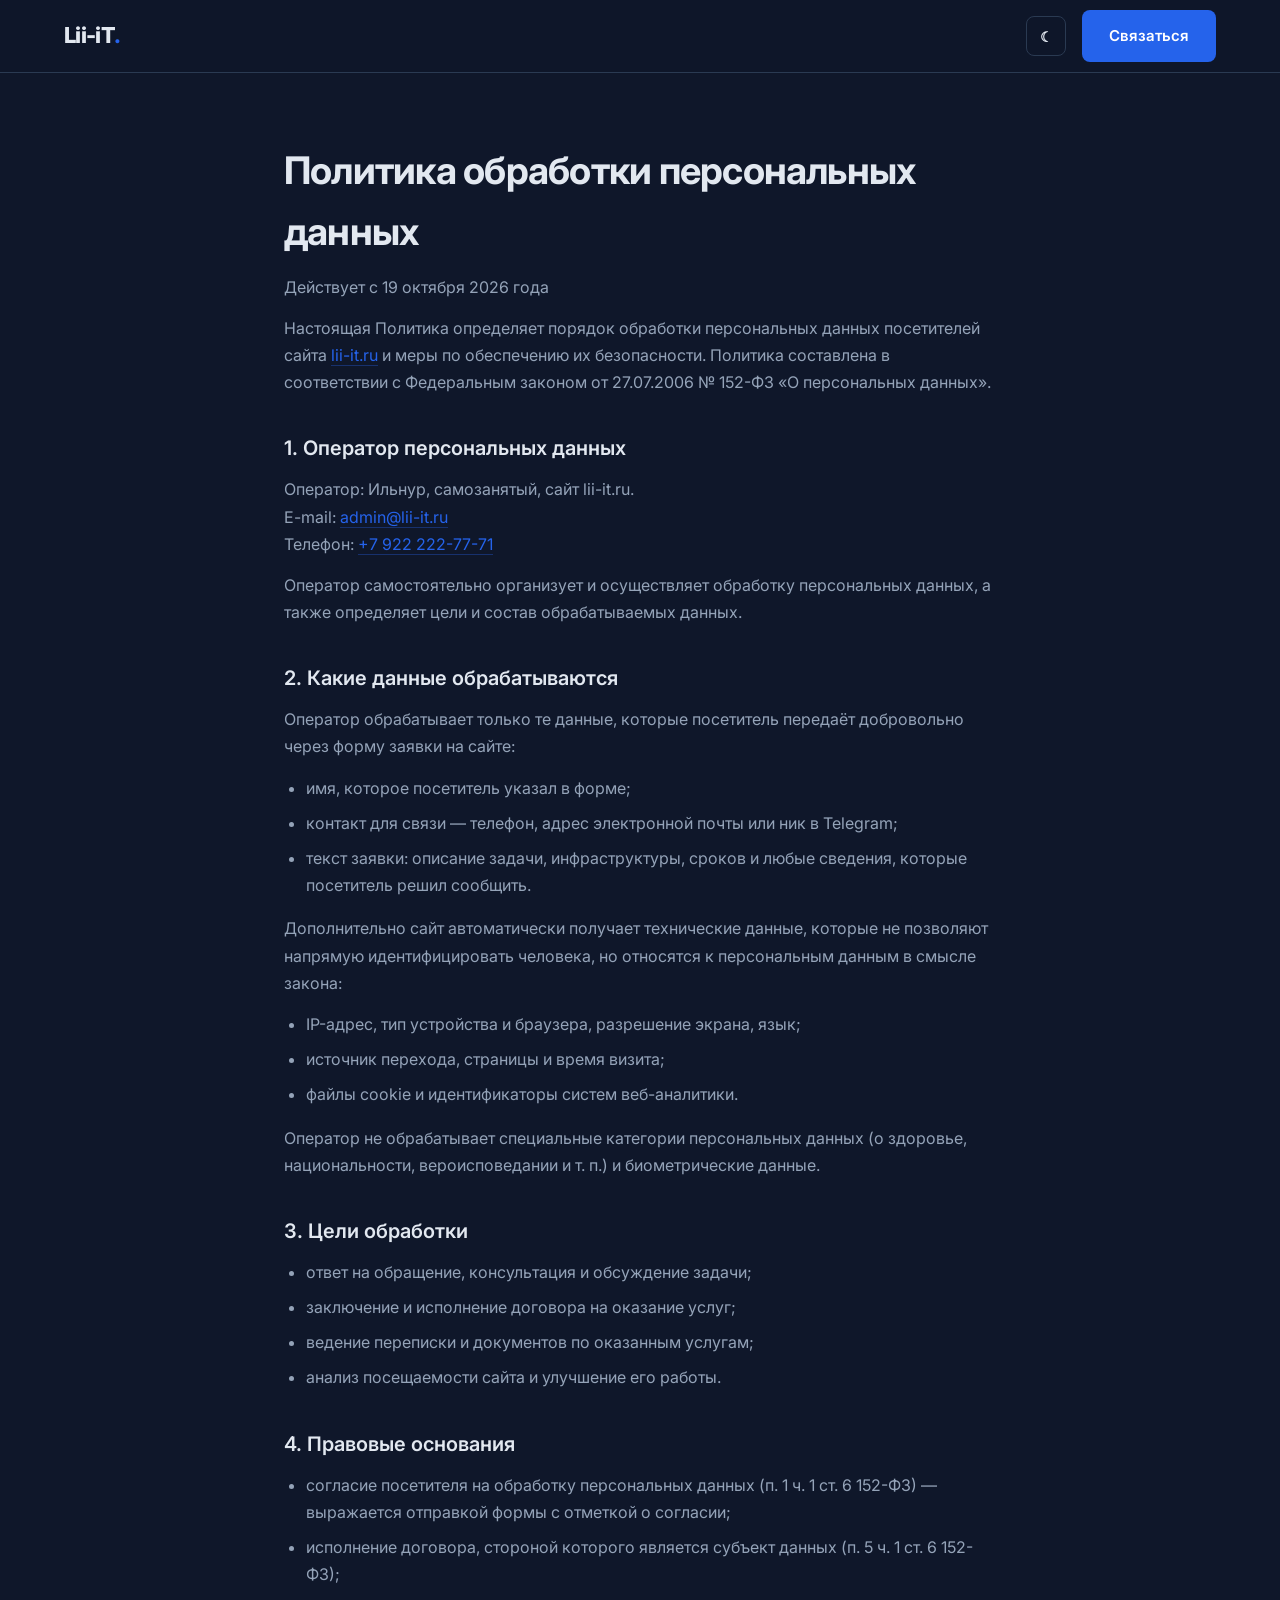
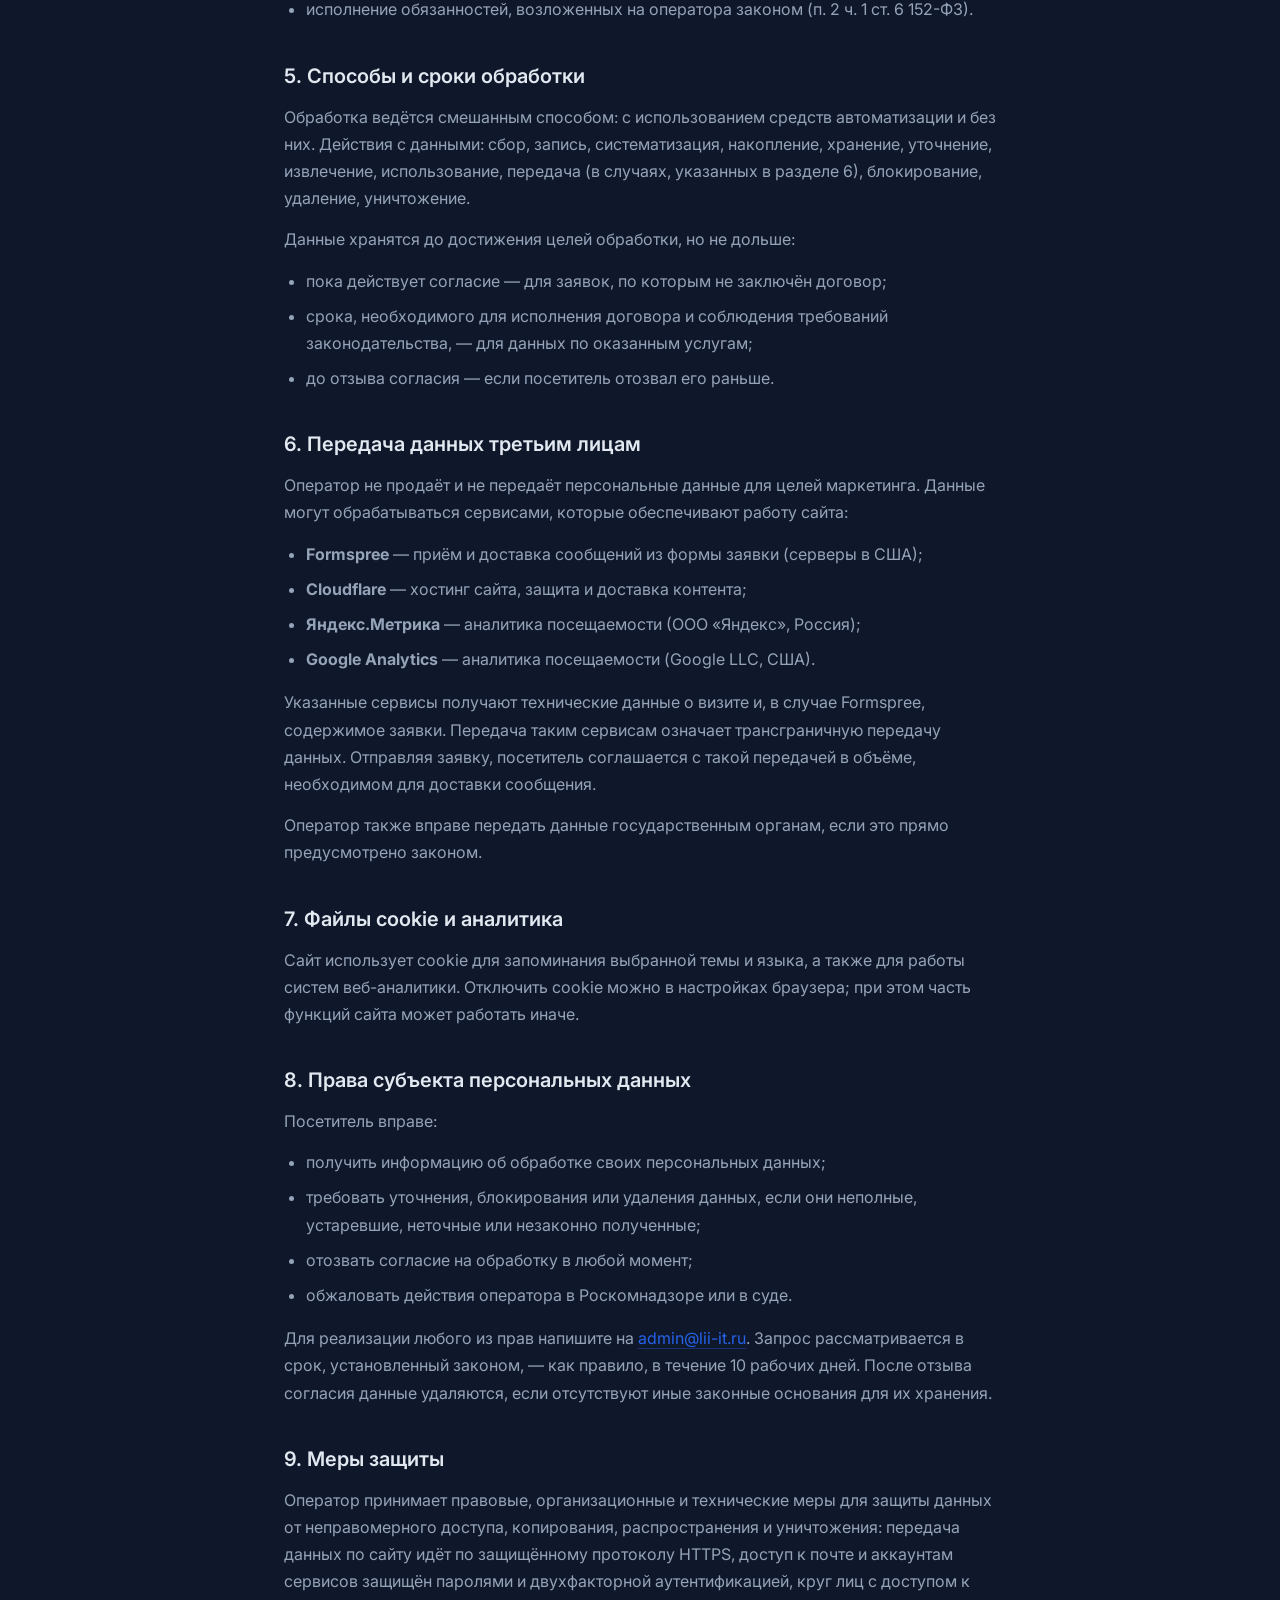
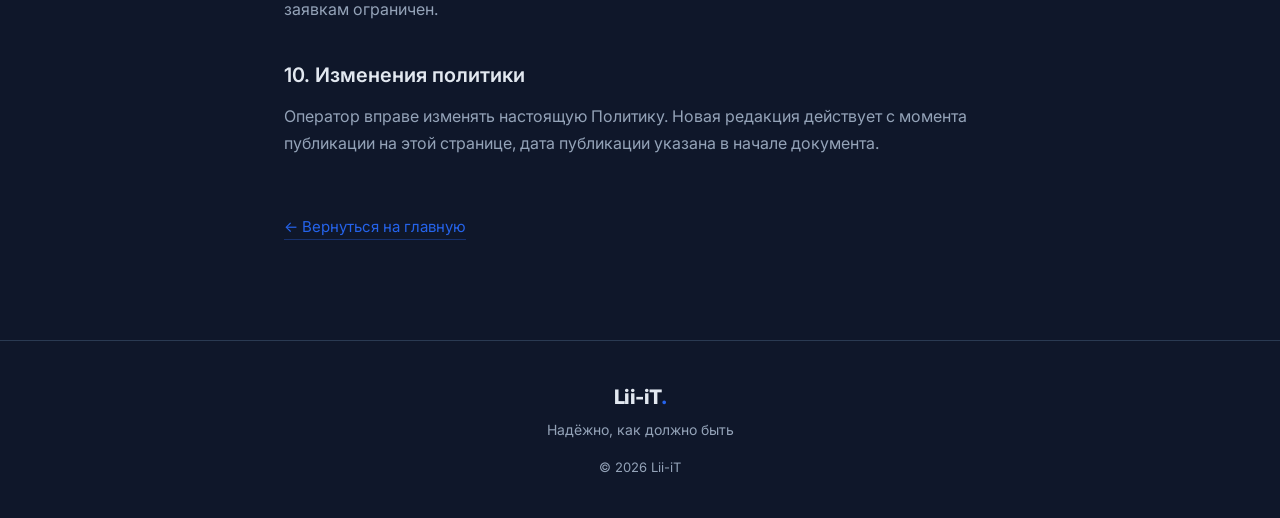
<file: privacy.html>
<!DOCTYPE html>
<html lang="ru">
<head>
    <meta charset="UTF-8">
    <meta name="viewport" content="width=device-width, initial-scale=1.0">
    <title>Политика обработки персональных данных — Lii-iT</title>
    <meta name="description" content="Политика обработки персональных данных сайта lii-it.ru: какие данные собираются, зачем, кому передаются и как отозвать согласие.">
    <link rel="canonical" href="https://lii-it.ru/privacy">
    <meta name="robots" content="index, follow">
    <meta name="theme-color" content="#0f172a" media="(prefers-color-scheme: dark)">
    <meta name="theme-color" content="#f1f5f9" media="(prefers-color-scheme: light)">
    <link rel="icon" href="/favicon.ico" sizes="any">
    <link rel="icon" type="image/svg+xml" href="img/favicon.svg">
    <link rel="icon" type="image/png" sizes="32x32" href="/img/favicon-32.png">
    <link rel="apple-touch-icon" href="/img/apple-touch-icon.png">

    <link rel="preconnect" href="https://fonts.googleapis.com">
    <link rel="preconnect" href="https://fonts.gstatic.com" crossorigin>
    <link href="https://fonts.googleapis.com/css2?family=Inter:wght@400;500;600;700;800&display=swap" rel="stylesheet">

    <link rel="stylesheet" href="css/style.css">
</head>
<body class="theme-dark">

    <header class="header">
        <div class="container header__inner">
            <a href="/" class="logo">
                <span class="logo__text">Lii-iT</span>
            </a>
            <div class="header__actions">
                <button class="theme-switch" id="themeSwitch" type="button" title="Сменить тему" aria-label="Переключить тему" aria-pressed="false">A</button>
                <a href="/#contacts" class="btn btn--primary">Связаться</a>
            </div>
        </div>
    </header>

    <main class="legal">
        <div class="container legal__inner">
            <h1>Политика обработки персональных данных</h1>
            <p class="legal__updated">Действует с 19 октября 2026 года</p>

            <p>Настоящая Политика определяет порядок обработки персональных данных посетителей сайта <a href="https://lii-it.ru/">lii-it.ru</a> и меры по обеспечению их безопасности. Политика составлена в соответствии с Федеральным законом от 27.07.2006 № 152-ФЗ «О персональных данных».</p>

            <h2>1. Оператор персональных данных</h2>
            <p>Оператор: Ильнур, самозанятый, сайт lii-it.ru.<br>
            E-mail: <a href="mailto:admin@lii-it.ru">admin@lii-it.ru</a><br>
            Телефон: <a href="tel:+79222227771">+7 922 222-77-71</a></p>
            <p>Оператор самостоятельно организует и осуществляет обработку персональных данных, а также определяет цели и состав обрабатываемых данных.</p>

            <h2>2. Какие данные обрабатываются</h2>
            <p>Оператор обрабатывает только те данные, которые посетитель передаёт добровольно через форму заявки на сайте:</p>
            <ul>
                <li>имя, которое посетитель указал в форме;</li>
                <li>контакт для связи — телефон, адрес электронной почты или ник в Telegram;</li>
                <li>текст заявки: описание задачи, инфраструктуры, сроков и любые сведения, которые посетитель решил сообщить.</li>
            </ul>
            <p>Дополнительно сайт автоматически получает технические данные, которые не позволяют напрямую идентифицировать человека, но относятся к персональным данным в смысле закона:</p>
            <ul>
                <li>IP-адрес, тип устройства и браузера, разрешение экрана, язык;</li>
                <li>источник перехода, страницы и время визита;</li>
                <li>файлы cookie и идентификаторы систем веб-аналитики.</li>
            </ul>
            <p>Оператор не обрабатывает специальные категории персональных данных (о здоровье, национальности, вероисповедании и т. п.) и биометрические данные.</p>

            <h2>3. Цели обработки</h2>
            <ul>
                <li>ответ на обращение, консультация и обсуждение задачи;</li>
                <li>заключение и исполнение договора на оказание услуг;</li>
                <li>ведение переписки и документов по оказанным услугам;</li>
                <li>анализ посещаемости сайта и улучшение его работы.</li>
            </ul>

            <h2>4. Правовые основания</h2>
            <ul>
                <li>согласие посетителя на обработку персональных данных (п. 1 ч. 1 ст. 6 152-ФЗ) — выражается отправкой формы с отметкой о согласии;</li>
                <li>исполнение договора, стороной которого является субъект данных (п. 5 ч. 1 ст. 6 152-ФЗ);</li>
                <li>исполнение обязанностей, возложенных на оператора законом (п. 2 ч. 1 ст. 6 152-ФЗ).</li>
            </ul>

            <h2>5. Способы и сроки обработки</h2>
            <p>Обработка ведётся смешанным способом: с использованием средств автоматизации и без них. Действия с данными: сбор, запись, систематизация, накопление, хранение, уточнение, извлечение, использование, передача (в случаях, указанных в разделе 6), блокирование, удаление, уничтожение.</p>
            <p>Данные хранятся до достижения целей обработки, но не дольше:</p>
            <ul>
                <li>пока действует согласие — для заявок, по которым не заключён договор;</li>
                <li>срока, необходимого для исполнения договора и соблюдения требований законодательства, — для данных по оказанным услугам;</li>
                <li>до отзыва согласия — если посетитель отозвал его раньше.</li>
            </ul>

            <h2>6. Передача данных третьим лицам</h2>
            <p>Оператор не продаёт и не передаёт персональные данные для целей маркетинга. Данные могут обрабатываться сервисами, которые обеспечивают работу сайта:</p>
            <ul>
                <li><strong>Formspree</strong> — приём и доставка сообщений из формы заявки (серверы в США);</li>
                <li><strong>Cloudflare</strong> — хостинг сайта, защита и доставка контента;</li>
                <li><strong>Яндекс.Метрика</strong> — аналитика посещаемости (ООО «Яндекс», Россия);</li>
                <li><strong>Google Analytics</strong> — аналитика посещаемости (Google LLC, США).</li>
            </ul>
            <p>Указанные сервисы получают технические данные о визите и, в случае Formspree, содержимое заявки. Передача таким сервисам означает трансграничную передачу данных. Отправляя заявку, посетитель соглашается с такой передачей в объёме, необходимом для доставки сообщения.</p>
            <p>Оператор также вправе передать данные государственным органам, если это прямо предусмотрено законом.</p>

            <h2>7. Файлы cookie и аналитика</h2>
            <p>Сайт использует cookie для запоминания выбранной темы и языка, а также для работы систем веб-аналитики. Отключить cookie можно в настройках браузера; при этом часть функций сайта может работать иначе.</p>

            <h2>8. Права субъекта персональных данных</h2>
            <p>Посетитель вправе:</p>
            <ul>
                <li>получить информацию об обработке своих персональных данных;</li>
                <li>требовать уточнения, блокирования или удаления данных, если они неполные, устаревшие, неточные или незаконно полученные;</li>
                <li>отозвать согласие на обработку в любой момент;</li>
                <li>обжаловать действия оператора в Роскомнадзоре или в суде.</li>
            </ul>
            <p>Для реализации любого из прав напишите на <a href="mailto:admin@lii-it.ru">admin@lii-it.ru</a>. Запрос рассматривается в срок, установленный законом, — как правило, в течение 10 рабочих дней. После отзыва согласия данные удаляются, если отсутствуют иные законные основания для их хранения.</p>

            <h2>9. Меры защиты</h2>
            <p>Оператор принимает правовые, организационные и технические меры для защиты данных от неправомерного доступа, копирования, распространения и уничтожения: передача данных по сайту идёт по защищённому протоколу HTTPS, доступ к почте и аккаунтам сервисов защищён паролями и двухфакторной аутентификацией, круг лиц с доступом к заявкам ограничен.</p>

            <h2>10. Изменения политики</h2>
            <p>Оператор вправе изменять настоящую Политику. Новая редакция действует с момента публикации на этой странице, дата публикации указана в начале документа.</p>

            <a href="/" class="legal__back">← Вернуться на главную</a>
        </div>
    </main>

    <footer class="footer">
        <div class="container footer__inner">
            <p class="footer__brand">Lii-iT</p>
            <p class="footer__slogan">Надёжно, как должно быть</p>
            <p class="footer__copy">© <span id="year"></span> Lii-iT</p>
        </div>
    </footer>

    <script src="js/script.js"></script>
</body>
</html>
</file>
<file: css/style.css>
/* ============================================================
   Lii-iT — стили лендинга
   Тёмная и светлая темы
   ============================================================ */

/* ============================================================
   1. ПЕРЕМЕННЫЕ И БАЗА
   ============================================================ */

:root {
    --container:       1200px;
    --radius:          12px;
    --radius-sm:       8px;
    --transition:      0.2s ease;
    --font:            'Inter', -apple-system, BlinkMacSystemFont, 'Segoe UI', sans-serif;
    --success:         #22c55e;
    --header-h:        72px;
}

/* ----- ТЁМНАЯ ТЕМА (по умолчанию) ----- */
body.theme-dark {
    --bg:              #0f172a;
    --bg-alt:          #111c33;
    --card:            #1e293b;
    --card-hover:      #243449;
    --border:          #2a3a52;
    --accent:          #2563eb;
    --accent-hover:    #1d4ed8;
    --accent-soft:     rgba(59, 130, 246, 0.12);
    --header-bg:       rgba(15, 23, 42, 0.95);
    --text:            #e2e8f0;
    --text-muted:      #94a3b8;
    --shadow:          0 20px 40px -20px rgba(0, 0, 0, 0.5);
}

/* ----- СВЕТЛАЯ ТЕМА ----- */
body.theme-light {
    --bg:              #f1f5f9;
    --bg-alt:          #e8eef5;
    --card:            #ffffff;
    --card-hover:      #f8fafc;
    --border:          #d8e0ea;
    --accent:          #2563eb;
    --accent-hover:    #1d4ed8;
    --accent-soft:     rgba(37, 99, 235, 0.10);
    --header-bg:       rgba(241, 245, 249, 0.95);
    --text:            #0f172a;
    --text-muted:      #475569;
    --shadow:          0 4px 16px -4px rgba(15, 23, 42, 0.08);
}

* {
    margin: 0;
    padding: 0;
    box-sizing: border-box;
}

html {
    scroll-behavior: smooth;
    scroll-padding-top: calc(var(--header-h) + 8px);
}

body {
    font-family: var(--font);
    background: var(--bg);
    color: var(--text);
    line-height: 1.6;
    font-size: 16px;
    -webkit-font-smoothing: antialiased;
    transition: background 0.3s ease, color 0.3s ease;
}

img, svg {
    max-width: 100%;
    display: block;
}

a {
    color: var(--accent);
    text-decoration: none;
    transition: color var(--transition);
}

a:hover {
    color: var(--accent-hover);
}

ul, ol {
    list-style: none;
}

.container {
    max-width: var(--container);
    margin: 0 auto;
    padding: 0 24px;
}

.section-title {
    font-size: clamp(28px, 4vw, 40px);
    font-weight: 700;
    margin-bottom: 16px;
    letter-spacing: -0.02em;
}

.section-subtitle {
    color: var(--text-muted);
    font-size: 17px;
    max-width: 700px;
    margin-bottom: 48px;
}

section {
    padding: 100px 0;
}

.about,
.process,
.contacts {
    background: var(--bg-alt);
}

/* ============================================================
   2. КНОПКИ
   ============================================================ */

.btn {
    display: inline-flex;
    align-items: center;
    justify-content: center;
    gap: 8px;
    padding: 13px 26px;
    border-radius: var(--radius-sm);
    font-size: 15px;
    font-weight: 600;
    font-family: inherit;
    cursor: pointer;
    border: 1px solid transparent;
    transition: all var(--transition);
    white-space: nowrap;
}

.btn--primary {
    background: var(--accent);
    color: #fff;
}

.btn--primary:hover {
    background: var(--accent-hover);
    color: #fff;
    transform: translateY(-1px);
}

.btn--outline {
    background: transparent;
    color: var(--text);
    border-color: var(--border);
}

.btn--outline:hover {
    border-color: var(--accent);
    color: var(--accent);
    transform: translateY(-1px);
}

/* ============================================================
   3. HEADER
   ============================================================ */

.header {
    position: fixed;
    top: 0;
    left: 0;
    right: 0;
    z-index: 100;
    background: var(--header-bg);
    /* backdrop-filter убран специально, чтобы не ломать
       position: fixed у мобильного меню */
    border-bottom: 1px solid var(--border);
    transition: background var(--transition);
}

.header__inner {
    display: flex;
    align-items: center;
    justify-content: space-between;
    height: var(--header-h);
    gap: 24px;
}

.logo__text {
    font-size: 22px;
    font-weight: 800;
    color: var(--text);
    letter-spacing: -0.03em;
}

.logo__text::after {
    content: '.';
    color: var(--accent);
}

.nav__list {
    display: flex;
    gap: 28px;
}

.nav__list a {
    color: var(--text-muted);
    font-size: 15px;
    font-weight: 500;
}

.nav__list a:hover {
    color: var(--accent);
}

.header__actions {
    display: flex;
    align-items: center;
    gap: 16px;
}

.lang-switch {
    background: transparent;
    border: 1px solid var(--border);
    color: var(--text);
    padding: 8px 14px;
    border-radius: var(--radius-sm);
    font-family: inherit;
    font-size: 14px;
    font-weight: 600;
    cursor: pointer;
    transition: all var(--transition);
}

.lang-switch:hover {
    border-color: var(--accent);
    color: var(--accent);
}

/* ============================================================
   4. HERO
   ============================================================ */

.hero {
    padding: 180px 0 120px;
    position: relative;
    overflow: hidden;
}

.hero::before {
    content: '';
    position: absolute;
    top: -200px;
    right: -200px;
    width: 600px;
    height: 600px;
    background: radial-gradient(circle, var(--accent-soft) 0%, transparent 70%);
    pointer-events: none;
}

.hero__inner {
    position: relative;
    max-width: 800px;
}

.hero__status {
    display: inline-flex;
    align-items: center;
    gap: 10px;
    background: var(--card);
    border: 1px solid var(--border);
    padding: 8px 16px;
    border-radius: 50px;
    font-size: 14px;
    color: var(--text-muted);
    margin-bottom: 32px;
}

.status-dot {
    width: 8px;
    height: 8px;
    border-radius: 50%;
    background: var(--success);
    box-shadow: 0 0 0 4px rgba(34, 197, 94, 0.15);
    animation: pulse 2s infinite;
}

@keyframes pulse {
    0%, 100% { box-shadow: 0 0 0 4px rgba(34, 197, 94, 0.15); }
    50%      { box-shadow: 0 0 0 8px rgba(34, 197, 94, 0.05); }
}

.hero__title {
    font-size: clamp(36px, 6vw, 64px);
    font-weight: 800;
    line-height: 1.1;
    letter-spacing: -0.03em;
    margin-bottom: 20px;
}

.hero__slogan {
    font-size: clamp(20px, 2.5vw, 26px);
    font-weight: 600;
    color: var(--accent);
    margin-bottom: 20px;
}

.hero__subtitle {
    font-size: 18px;
    color: var(--text-muted);
    margin-bottom: 40px;
    max-width: 620px;
}

.hero__buttons {
    display: flex;
    gap: 14px;
    flex-wrap: wrap;
}

/* ============================================================
   5. ОБО МНЕ
   ============================================================ */

.about__content {
    display: grid;
    grid-template-columns: 1.4fr 1fr;
    gap: 60px;
    align-items: start;
}

.about__text p {
    color: var(--text-muted);
    margin-bottom: 18px;
    font-size: 16.5px;
}

.about__facts {
    background: var(--card);
    border: 1px solid var(--border);
    border-radius: var(--radius);
    padding: 28px;
    box-shadow: var(--shadow);
}

.about__facts li {
    padding: 14px 0;
    border-bottom: 1px solid var(--border);
    font-size: 15px;
}

.about__facts li:last-child {
    border-bottom: none;
    padding-bottom: 0;
}

.about__facts li:first-child {
    padding-top: 0;
}

.about__facts strong {
    display: block;
    color: var(--accent);
    font-size: 13px;
    text-transform: uppercase;
    letter-spacing: 0.05em;
    margin-bottom: 4px;
}

.about__facts span {
    color: var(--text);
}

/* ============================================================
   6. УСЛУГИ (аккордеон)
   ============================================================ */

.accordion {
    border-top: 1px solid var(--border);
}

.accordion__item {
    border-bottom: 1px solid var(--border);
}

.accordion__header {
    width: 100%;
    background: transparent;
    border: none;
    color: var(--text);
    font-family: inherit;
    font-size: 18px;
    font-weight: 600;
    text-align: left;
    padding: 24px 0;
    display: flex;
    align-items: center;
    justify-content: space-between;
    gap: 20px;
    cursor: pointer;
    transition: color var(--transition);
}

.accordion__header:hover {
    color: var(--accent);
}

.accordion__icon {
    font-size: 24px;
    font-weight: 400;
    color: var(--accent);
    transition: transform var(--transition);
    flex-shrink: 0;
    width: 32px;
    height: 32px;
    display: flex;
    align-items: center;
    justify-content: center;
    border: 1px solid var(--border);
    border-radius: 50%;
}

.accordion__item.is-open .accordion__icon {
    transform: rotate(45deg);
    background: var(--accent);
    color: #fff;
    border-color: var(--accent);
}

.accordion__body {
    max-height: 0;
    overflow: hidden;
    transition: max-height 0.35s ease;
}

.accordion__item.is-open .accordion__body {
    max-height: 800px;
}

.accordion__body ul {
    padding: 0 0 24px;
    display: grid;
    grid-template-columns: repeat(auto-fit, minmax(300px, 1fr));
    gap: 10px 32px;
}

.accordion__body li {
    color: var(--text-muted);
    font-size: 15px;
    padding-left: 22px;
    position: relative;
}

.accordion__body li::before {
    content: '';
    position: absolute;
    left: 0;
    top: 10px;
    width: 6px;
    height: 6px;
    border-radius: 50%;
    background: var(--accent);
}

/* ============================================================
   7. КАК Я РАБОТАЮ
   ============================================================ */

.process__steps {
    display: grid;
    grid-template-columns: repeat(auto-fit, minmax(220px, 1fr));
    gap: 28px;
}

.process__step {
    background: var(--card);
    border: 1px solid var(--border);
    border-radius: var(--radius);
    padding: 28px;
    box-shadow: var(--shadow);
    transition: border-color var(--transition), transform var(--transition);
}

.process__step:hover {
    border-color: var(--accent);
    transform: translateY(-3px);
}

.process__number {
    display: block;
    font-size: 32px;
    font-weight: 800;
    color: var(--accent);
    opacity: 0.4;
    margin-bottom: 12px;
    letter-spacing: -0.02em;
}

.process__step h3 {
    font-size: 18px;
    margin-bottom: 10px;
    font-weight: 600;
}

.process__step p {
    color: var(--text-muted);
    font-size: 15px;
}

/* ============================================================
   8. ПРЕИМУЩЕСТВА
   ============================================================ */

.benefits__grid {
    display: grid;
    grid-template-columns: repeat(auto-fit, minmax(280px, 1fr));
    gap: 24px;
}

.benefit {
    background: var(--card);
    border: 1px solid var(--border);
    border-radius: var(--radius);
    padding: 28px;
    box-shadow: var(--shadow);
    transition: border-color var(--transition), transform var(--transition);
}

.benefit:hover {
    border-color: var(--accent);
    transform: translateY(-3px);
}

.benefit h3 {
    font-size: 17px;
    margin-bottom: 10px;
    font-weight: 600;
    color: var(--accent);
}

.benefit p {
    color: var(--text-muted);
    font-size: 15px;
}

/* ============================================================
   9. ЦЕНЫ
   ============================================================ */

.pricing__grid {
    display: grid;
    grid-template-columns: repeat(auto-fit, minmax(280px, 1fr));
    gap: 24px;
}

.price-card {
    background: var(--card);
    border: 1px solid var(--border);
    border-radius: var(--radius);
    padding: 32px;
    box-shadow: var(--shadow);
    transition: border-color var(--transition), transform var(--transition);
}

.price-card:hover {
    border-color: var(--accent);
    transform: translateY(-3px);
}

.price-card--featured {
    border-color: var(--accent);
    box-shadow: 0 0 0 1px var(--accent), 0 20px 40px -20px var(--accent);
}

.price-card h3 {
    font-size: 18px;
    margin-bottom: 12px;
    font-weight: 600;
}

.price-card__price {
    font-size: 28px;
    font-weight: 800;
    color: var(--accent);
    margin-bottom: 24px;
    letter-spacing: -0.02em;
}

.price-card ul {
    display: flex;
    flex-direction: column;
    gap: 10px;
}

.price-card li {
    color: var(--text-muted);
    font-size: 15px;
    padding-left: 22px;
    position: relative;
}

.price-card li::before {
    content: '✓';
    position: absolute;
    left: 0;
    color: var(--accent);
    font-weight: 700;
}

/* ============================================================
   10. КОНТАКТЫ
   ============================================================ */

.contacts {
    text-align: center;
}

.contacts__text {
    color: var(--text-muted);
    font-size: 17px;
    max-width: 600px;
    margin: 0 auto 32px;
}

.contacts__buttons {
    display: flex;
    gap: 14px;
    justify-content: center;
    flex-wrap: wrap;
    margin-bottom: 48px;
}

.contacts__list {
    display: flex;
    gap: 40px;
    justify-content: center;
    flex-wrap: wrap;
}

.contacts__list li {
    text-align: left;
}

.contacts__list strong {
    display: block;
    color: var(--accent);
    font-size: 13px;
    text-transform: uppercase;
    letter-spacing: 0.05em;
    margin-bottom: 6px;
}

.contacts__list a {
    color: var(--text);
    font-size: 16px;
    font-weight: 500;
}

.contacts__list a:hover {
    color: var(--accent);
}

/* ============================================================
   11. FOOTER
   ============================================================ */

.footer {
    border-top: 1px solid var(--border);
    padding: 40px 0;
    background: var(--bg);
}

.footer__inner {
    text-align: center;
}

.footer__brand {
    font-size: 20px;
    font-weight: 800;
    letter-spacing: -0.03em;
    margin-bottom: 6px;
}

.footer__brand::after {
    content: '.';
    color: var(--accent);
}

.footer__slogan {
    color: var(--text-muted);
    font-size: 14px;
    margin-bottom: 16px;
}

.footer__copy {
    color: var(--text-muted);
    font-size: 13px;
}

.footer__links {
    margin-top: 10px;
    font-size: 13px;
}

.footer__links a {
    color: var(--text-muted);
    text-decoration: none;
    border-bottom: 1px solid transparent;
    transition: color var(--transition), border-color var(--transition);
}

.footer__links a:hover,
.footer__links a:focus-visible {
    color: var(--accent);
    border-bottom-color: currentColor;
}

/* ============================================================
   12. ПЕРЕКЛЮЧАТЕЛЬ ТЕМЫ И БУРГЕР
   ============================================================ */

.theme-switch {
    background: transparent;
    border: 1px solid var(--border);
    color: var(--text);
    width: 40px;
    height: 40px;
    border-radius: var(--radius-sm);
    font-family: inherit;
    font-size: 14px;
    font-weight: 700;
    cursor: pointer;
    transition: all var(--transition);
    display: flex;
    align-items: center;
    justify-content: center;
}

.theme-switch:hover {
    border-color: var(--accent);
    color: var(--accent);
}

.burger {
    display: none;
    background: transparent;
    border: 1px solid var(--border);
    width: 40px;
    height: 40px;
    border-radius: var(--radius-sm);
    cursor: pointer;
    position: relative;
    transition: border-color var(--transition);
}

.burger:hover {
    border-color: var(--accent);
}

.burger span {
    display: block;
    position: absolute;
    left: 50%;
    width: 18px;
    height: 2px;
    background: var(--text);
    border-radius: 2px;
    transform: translateX(-50%);
    transition: all var(--transition);
}

.burger span:nth-child(1) { top: 13px; }
.burger span:nth-child(2) { top: 19px; }
.burger span:nth-child(3) { top: 25px; }

.burger.is-active span:nth-child(1) {
    top: 19px;
    transform: translateX(-50%) rotate(45deg);
}
.burger.is-active span:nth-child(2) {
    opacity: 0;
}
.burger.is-active span:nth-child(3) {
    top: 19px;
    transform: translateX(-50%) rotate(-45deg);
}

body.no-scroll {
    overflow: hidden;
}

/* ============================================================
   13. АДАПТИВНОСТЬ И МОБИЛЬНОЕ МЕНЮ
   ============================================================ */

@media (max-width: 992px) {
    .about__content {
        grid-template-columns: 1fr;
        gap: 32px;
    }

    .burger {
        display: block;
    }

    .nav {
        position: fixed;
        top: var(--header-h);
        left: 0;
        right: 0;
        bottom: 0;
        z-index: 99;
        background: var(--bg);
        padding: 24px;
        transform: translateX(-100%);
        transition: transform 0.3s ease;
        overflow-y: auto;
        -webkit-overflow-scrolling: touch;
    }

    .nav.is-open {
        transform: translateX(0);
    }

    .nav__list {
        flex-direction: column;
        gap: 0;
    }

    .nav__list li {
        border-bottom: 1px solid var(--border);
    }

    .nav__list a {
        display: block;
        padding: 18px 0;
        font-size: 18px;
    }
}

@media (max-width: 768px) {
    :root {
        --header-h: 64px;
    }

    section {
        padding: 70px 0;
    }

    .hero {
        padding: 140px 0 80px;
    }

    .header__actions .btn {
        display: none;
    }

    .container {
        padding: 0 16px;
    }

    .about__facts {
        padding: 20px;
    }

    .about__facts li {
        font-size: 14px;
        word-break: break-word;
    }

    .about__facts span {
        word-break: break-word;
        overflow-wrap: anywhere;
    }

    .contacts__list {
        flex-direction: column;
        gap: 20px;
        align-items: center;
        text-align: center;
    }

    .contacts__list li {
        text-align: center;
    }

    .accordion__body ul {
        grid-template-columns: 1fr;
    }

    .scroll-top {
        right: 16px;
        bottom: 16px;
        width: 44px;
        height: 44px;
    }
}

/* ============================================================
   14. ПЛАВНАЯ СМЕНА ТЕМЫ
   ============================================================ */

.header,
.card,
.accordion__item,
.accordion__header,
.benefit,
.price-card,
.process__step,
.about__facts,
.contacts__list a,
.nav__list a {
    transition: background-color 0.3s ease,
                color 0.3s ease,
                border-color 0.3s ease;
}

/* ============================================================
   15. ШАПКА В СВЕТЛОЙ ТЕМЕ
   ============================================================ */

body.theme-light .header {
    box-shadow: 0 1px 0 var(--border),
                0 4px 20px -8px rgba(15, 23, 42, 0.08);
}

body.theme-dark .header {
    box-shadow: none;
}

/* ============================================================
   16. АКТИВНАЯ ССЫЛКА В МЕНЮ
   ============================================================ */

.nav__list a.is-active {
    color: var(--accent);
    position: relative;
}

.nav__list a.is-active::after {
    content: '';
    position: absolute;
    left: 0;
    right: 0;
    bottom: -6px;
    height: 2px;
    background: var(--accent);
    border-radius: 2px;
}

/* ============================================================
   17. ПЛАВНОЕ ПОЯВЛЕНИЕ ПРИ СКРОЛЛЕ
   ============================================================ */

.reveal {
    opacity: 0;
    transform: translateY(20px);
    transition: opacity 0.6s ease, transform 0.6s ease;
}

.reveal--visible {
    opacity: 1;
    transform: translateY(0);
}

@media (prefers-reduced-motion: reduce) {
    .reveal {
        opacity: 1;
        transform: none;
        transition: none;
    }
}

/* ============================================================
   18. КНОПКА «НАВЕРХ»
   ============================================================ */

.scroll-top {
    position: fixed;
    right: 24px;
    bottom: 24px;
    width: 48px;
    height: 48px;
    border-radius: 50%;
    background: var(--accent);
    color: #fff;
    border: none;
    cursor: pointer;
    display: flex;
    align-items: center;
    justify-content: center;
    box-shadow: 0 8px 24px -8px var(--accent);
    opacity: 0;
    visibility: hidden;
    transform: translateY(10px);
    transition: all 0.3s ease;
    z-index: 90;
}

.scroll-top.is-visible {
    opacity: 1;
    visibility: visible;
    transform: translateY(0);
}

.scroll-top:hover {
    background: var(--accent-hover);
    transform: translateY(-2px);
}

/* ============================================================
   19. ЗАЩИТА ОТ ГОРИЗОНТАЛЬНОГО СКРОЛЛА
   ============================================================ */

html, body {
    max-width: 100%;
    overflow-x: clip;
}

/* ============================================================
   20. ФОРМА ОБРАТНОЙ СВЯЗИ
   ============================================================ */

.contact-form-wrap {
    margin-top: 64px;
    max-width: 640px;
    margin-left: auto;
    margin-right: auto;
    text-align: left;
}

.contact-form__title {
    font-size: 22px;
    font-weight: 700;
    margin-bottom: 24px;
    text-align: center;
}

.contact-form {
    display: flex;
    flex-direction: column;
    gap: 18px;
    background: var(--card);
    border: 1px solid var(--border);
    border-radius: var(--radius);
    padding: 28px;
    box-shadow: var(--shadow);
}

.contact-form__row {
    display: grid;
    grid-template-columns: 1fr 1fr;
    gap: 18px;
}

.contact-form__label {
    display: flex;
    flex-direction: column;
    gap: 8px;
    font-size: 14px;
    color: var(--text-muted);
    font-weight: 500;
}

.contact-form input[type="text"],
.contact-form textarea {
    width: 100%;
    background: var(--bg);
    color: var(--text);
    border: 1px solid var(--border);
    border-radius: var(--radius-sm);
    padding: 12px 14px;
    font-family: inherit;
    font-size: 15px;
    transition: border-color var(--transition);
    resize: vertical;
}

.contact-form input[type="text"]:focus,
.contact-form textarea:focus {
    outline: none;
    border-color: var(--accent);
}

.contact-form input::placeholder,
.contact-form textarea::placeholder {
    color: var(--text-muted);
    opacity: 0.6;
}

.contact-form__submit {
    align-self: flex-start;
}

.contact-form__note {
    font-size: 13px;
    color: var(--text-muted);
    margin-top: 4px;
}

@media (max-width: 600px) {
    .contact-form__row {
        grid-template-columns: 1fr;
    }

    .contact-form {
        padding: 20px;
    }

    .contact-form__submit {
        align-self: stretch;
    }
}

/* ============================================================
   14. СТАТУС ОТПРАВКИ ФОРМЫ
   ============================================================ */

.contact-form__status {
    margin-top: 14px;
    padding: 12px 16px;
    border-radius: var(--radius-sm);
    font-size: 15px;
    line-height: 1.5;
    border: 1px solid var(--border);
    background: var(--card);
    color: var(--text);
}

.contact-form__status--ok {
    border-color: var(--success);
    color: var(--text);
}

.contact-form__status--error {
    border-color: #ef4444;
    color: var(--text);
}

.contact-form__submit[disabled] {
    opacity: 0.6;
    cursor: not-allowed;
}

/* ============================================================
   15. ВНУТРЕННИЕ СТРАНИЦЫ (политика, 404)
   ============================================================ */

.legal {
    padding: 140px 0 100px;
    background: var(--bg);
}

.legal__inner {
    max-width: 760px;
}

.legal h1 {
    font-size: clamp(28px, 4vw, 38px);
    font-weight: 700;
    letter-spacing: -0.02em;
    margin-bottom: 12px;
}

.legal__updated {
    color: var(--text-muted);
    font-size: 14px;
    margin-bottom: 40px;
}

.legal h2 {
    font-size: 20px;
    font-weight: 600;
    margin: 36px 0 12px;
}

.legal p,
.legal li {
    color: var(--text-muted);
    font-size: 16px;
    line-height: 1.7;
}

.legal p {
    margin-bottom: 14px;
}

.legal ul {
    margin: 0 0 16px;
    padding-left: 22px;
    list-style: disc;
}

.legal li {
    margin-bottom: 8px;
}

.legal a {
    color: var(--accent);
    text-decoration: none;
    border-bottom: 1px solid rgba(37, 99, 235, 0.35);
}

.legal a:hover {
    border-bottom-color: currentColor;
}

.legal__back {
    display: inline-flex;
    align-items: center;
    gap: 8px;
    margin-top: 44px;
    font-size: 15px;
    color: var(--accent);
    text-decoration: none;
}

.legal__back:hover {
    text-decoration: underline;
}

.notfound {
    min-height: 100vh;
    display: flex;
    align-items: center;
    justify-content: center;
    text-align: center;
    padding: 100px 24px;
}

.notfound__code {
    font-size: clamp(64px, 14vw, 120px);
    font-weight: 800;
    letter-spacing: -0.04em;
    line-height: 1;
    color: var(--accent);
    margin-bottom: 16px;
}

.notfound h1 {
    font-size: clamp(22px, 4vw, 32px);
    font-weight: 700;
    margin-bottom: 12px;
}

.notfound p {
    color: var(--text-muted);
    font-size: 17px;
    margin-bottom: 32px;
    max-width: 520px;
}

/* ============================================================
   16. FAQ
   ============================================================ */

.faq__list {
    display: grid;
    gap: 12px;
    max-width: 900px;
}

.faq__item {
    background: var(--card);
    border: 1px solid var(--border);
    border-radius: var(--radius);
    transition: border-color var(--transition), background var(--transition);
}

.faq__item:hover {
    border-color: var(--accent);
}

.faq__item[open] {
    border-color: var(--accent);
    background: var(--card-hover);
}

.faq__question {
    display: flex;
    align-items: center;
    justify-content: space-between;
    gap: 16px;
    padding: 20px 24px;
    cursor: pointer;
    font-size: 17px;
    font-weight: 600;
    color: var(--text);
    list-style: none;
}

.faq__question::-webkit-details-marker {
    display: none;
}

.faq__question:focus-visible {
    outline: 2px solid var(--accent);
    outline-offset: -2px;
    border-radius: var(--radius);
}

.faq__icon {
    position: relative;
    flex: 0 0 18px;
    width: 18px;
    height: 18px;
}

.faq__icon::before,
.faq__icon::after {
    content: '';
    position: absolute;
    background: var(--accent);
    border-radius: 2px;
    transition: transform var(--transition), opacity var(--transition);
}

.faq__icon::before {
    left: 0;
    top: 8px;
    width: 18px;
    height: 2px;
}

.faq__icon::after {
    left: 8px;
    top: 0;
    width: 2px;
    height: 18px;
}

.faq__item[open] .faq__icon::after {
    transform: rotate(90deg);
    opacity: 0;
}

.faq__answer {
    padding: 0 24px 22px;
}

.faq__answer p {
    color: var(--text-muted);
    font-size: 16px;
    line-height: 1.7;
    max-width: 760px;
}

@media (max-width: 600px) {
    .faq__question {
        padding: 16px 18px;
        font-size: 16px;
    }

    .faq__answer {
        padding: 0 18px 18px;
    }
}
</file>
